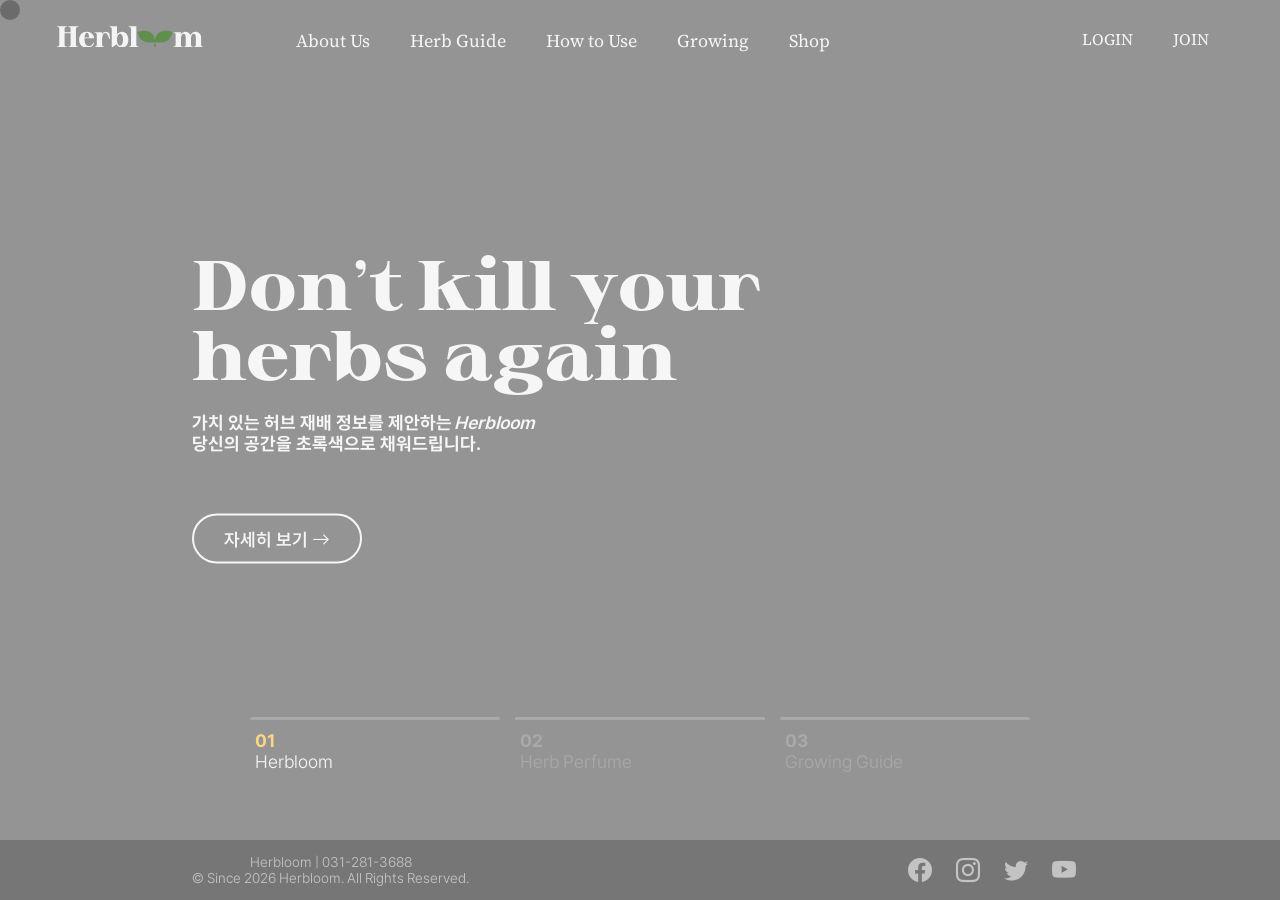
<file: index.html>
<!DOCTYPE html>
<html lang="ko">
<head>
  <meta charset="UTF-8">
  <meta name="viewport" content="width=device-width, initial-scale=1.0">
  <title>Herbloom</title>
  <link rel="icon" href="imgs/favicon.ico">
  <link rel="stylesheet" href="css/reset.css">
  <link rel="stylesheet" href="css/common.css">
  <link rel="stylesheet" href="css/index.css">
  <script src="js/jquery-1.12.4.min.js"></script>
  <script src="js/index.js"></script>
  <script src="js/common.js"></script>
  <meta name="format-detection" content="telephone=no">
</head>
<body>
  <div class="in-cursor"></div>
  <video id="in-vid-01" src="video/in-vid-01.mp4" muted autoplay playsinline></video>
  <video id="in-vid-02" src="video/in-vid-02.mp4" muted autoplay playsinline></video>
  <video id="in-vid-03" src="video/in-vid-03.mp4" muted autoplay playsinline></video>
  <div class="in-vid-dark"></div>


  <header>
    <nav>
      <a href="index.html" class="logo"></a>
      
      <a href="" class="nav-bar">
        <span></span>
        <span></span>
      </a>

      <ul class="main-menu">
        <li>
          <a href="">About Us</a>
          <ul class="sub-menu">
            <li><a href="about.html">Herbloom</a></li>
            <li><a href="">Service</a></li>
            <li><a href="">Location</a></li>
          </ul>
        </li>
        <li>
          <a href="">Herb Guide</a>
          <ul class="sub-menu">
            <li><a href="">허브 소개</a></li>
            <li><a href="">효능과 활용</a></li>
          </ul>
        </li>
        <li>
          <a href="">How to Use</a>
          <ul class="sub-menu">
            <li><a href="perfume.html">향수</a></li>
            <li><a href="">요리 / 레시피</a></li>
            <li><a href="">허브티</a></li>
            <li><a href="">피부 / 뷰티</a></li>
          </ul>
        </li>
        <li>
          <a href="">Growing</a>
          <ul class="sub-menu">
            <li><a href="growing.html">재배 방법</a></li>
            <li><a href="">병충해 관리</a></li>
            <li><a href="">수확 / 관리</a></li>
          </ul>
        </li>
        <li><a href="">Shop</a></li>
      </ul>

      <ul class="user-menu">
        <li><a href="">LOGIN</a></li>
        <li><a href="">JOIN</a></li>
      </ul>
    </nav>
  </header>

  <div class="in-main-bn">
    <div class="in-bn-cts active" id="in-bn-cts1">
      <h1>Don't kill your<br>herbs again</h1>
      <p>가치 있는 허브 재배 정보를 제안하는 <span>Herbloom</span><br>당신의 공간을 초록색으로 채워드립니다.</p>
      <a href="about.html">자세히 보기 <i class="bi bi-arrow-right"></i></a>
    </div>

    <div class="in-bn-cts" id="in-bn-cts2">
      <h1>Scent from the<br>hidden garden</h1>
      <p>갓 딴 허브의 싱그러움을 병에 담았습니다.<br>인위적이지 않은 자연 그대로의 잔향을 경험해보세요.</p>
      <a href="perfume.html">자세히 보기 <i class="bi bi-arrow-right"></i></a>
    </div>

    <div class="in-bn-cts" id="in-bn-cts3">
      <h1>Your first step<br>to Green Life</h1>
      <p>씨앗부터 수확까지, 실패 없는 허브 재배의 모든 것.<br>허블룸이 당신의 다정한 가드닝 파트너가 됩니다.</p>
      <a href="growing.html">자세히 보기 <i class="bi bi-arrow-right"></i></a>
    </div>

    <div class="in-progress-bar">
      <div class="in-bar-container">
        <div class="in-time-bar" id="in-bar1"></div>
        <div class="in-bar-cts" id="in-cts1">
          <p><span>01</span><br>Herbloom</p>
        </div>
      </div>
      <div class="in-bar-container">
        <div class="in-time-bar" id="in-bar2"></div>
        <div class="in-bar-cts" id="in-cts2">
          <p><span>02</span><br>Herb Perfume</p>
        </div>
      </div>
      <div class="in-bar-container">
        <div class="in-time-bar" id="in-bar3"></div>
        <div class="in-bar-cts" id="in-cts3">
          <p><span>03</span><br>Growing Guide</p>
        </div>
      </div>
    </div>
  </div>

  
  <footer>
    <p>Herbloom | 031-281-3688<br>
      © Since 2026 Herbloom. All Rights Reserved.</p>
    <ul class="in-ft-sns">
      <li><i class="bi bi-facebook"></i></li>
      <li><i class="bi bi-instagram"></i></li>
      <li><i class="bi bi-twitter"></i></li>
      <li><i class="bi bi-youtube"></i></li>
    </ul>
  </footer>
</body>
</html>
</file>
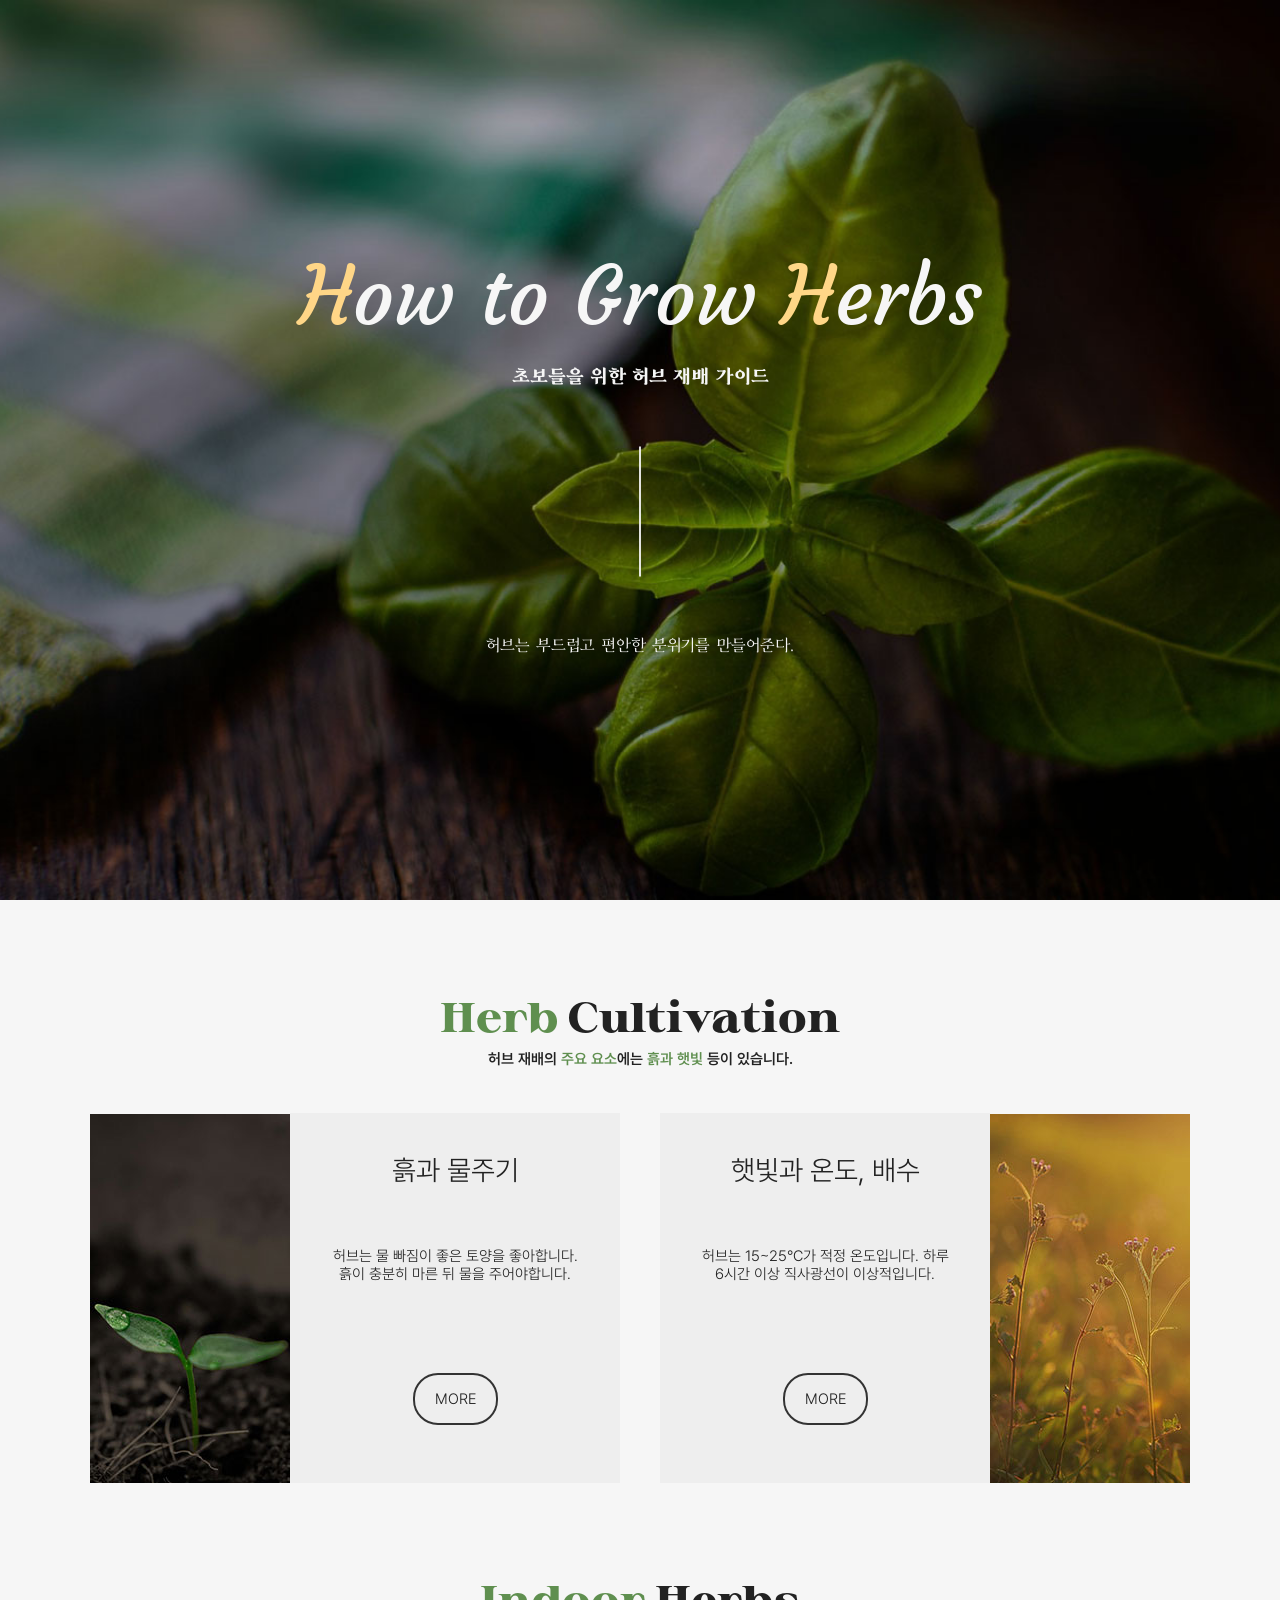
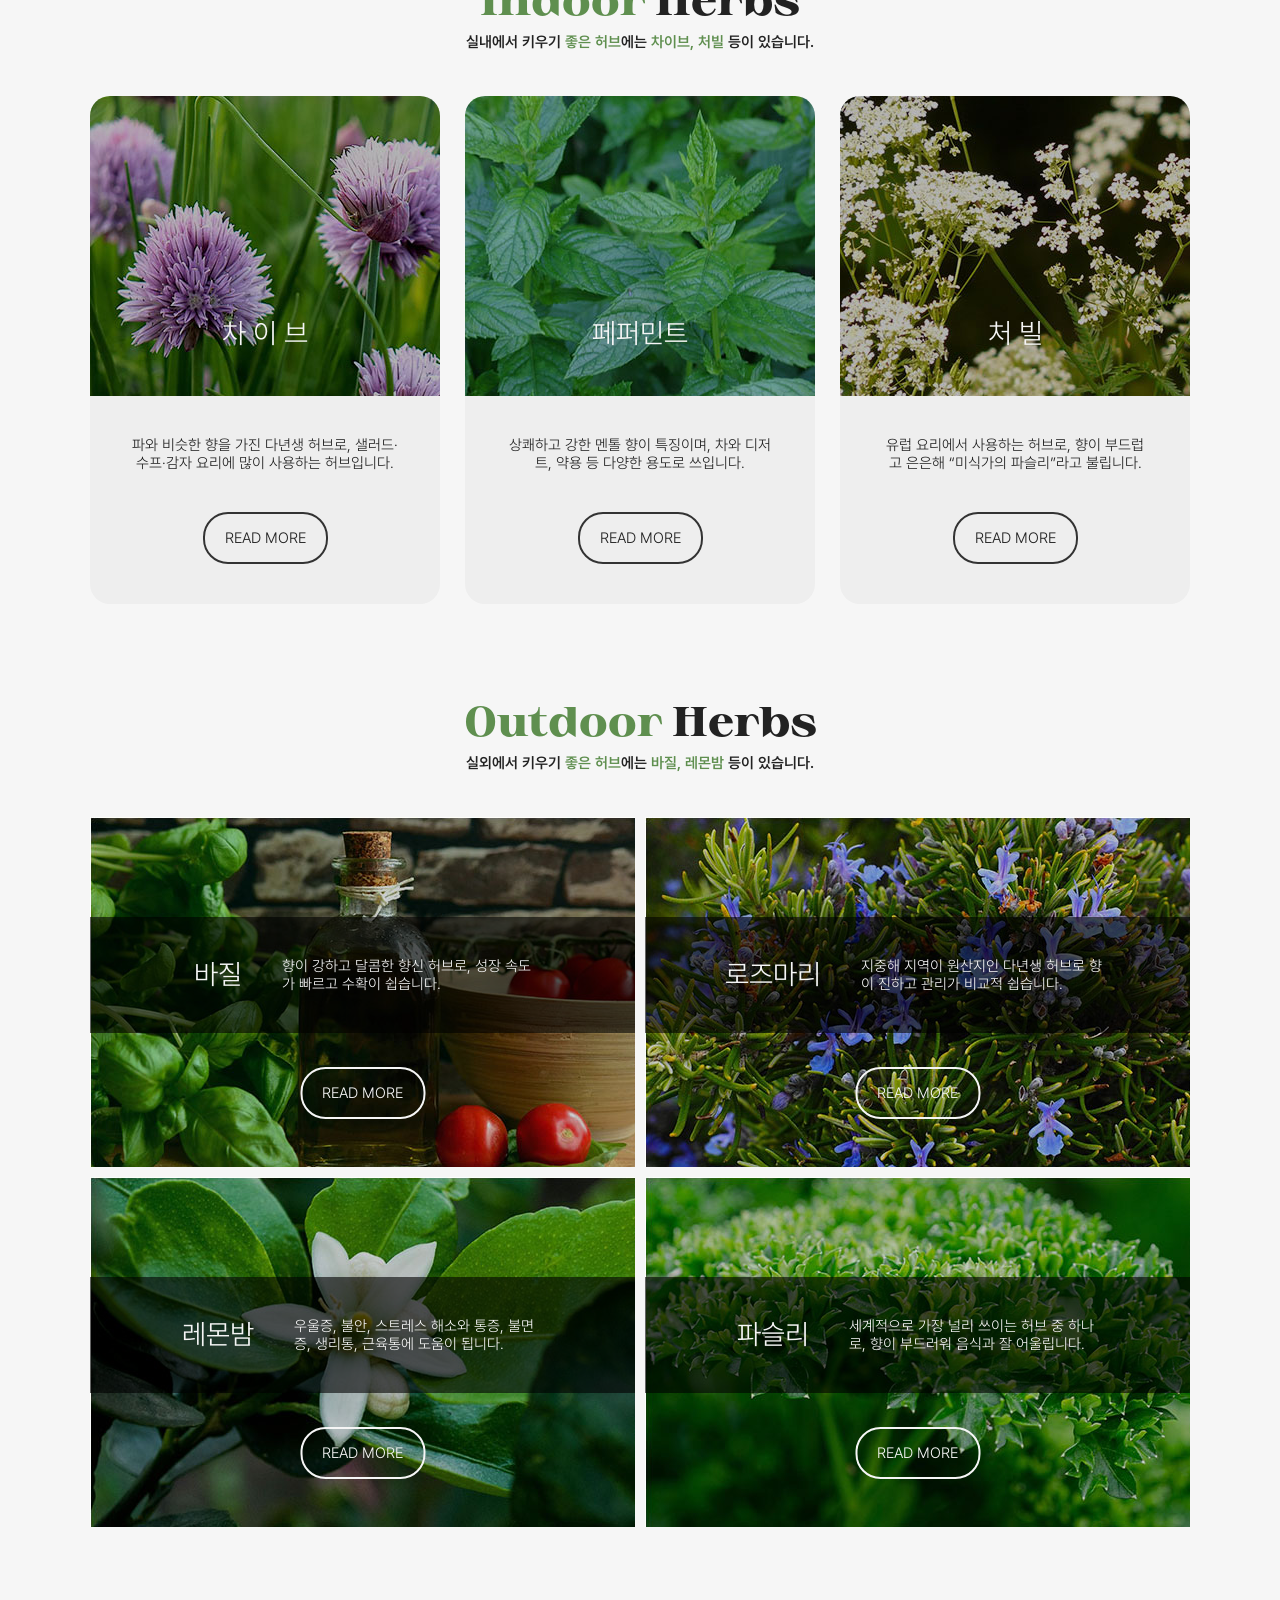
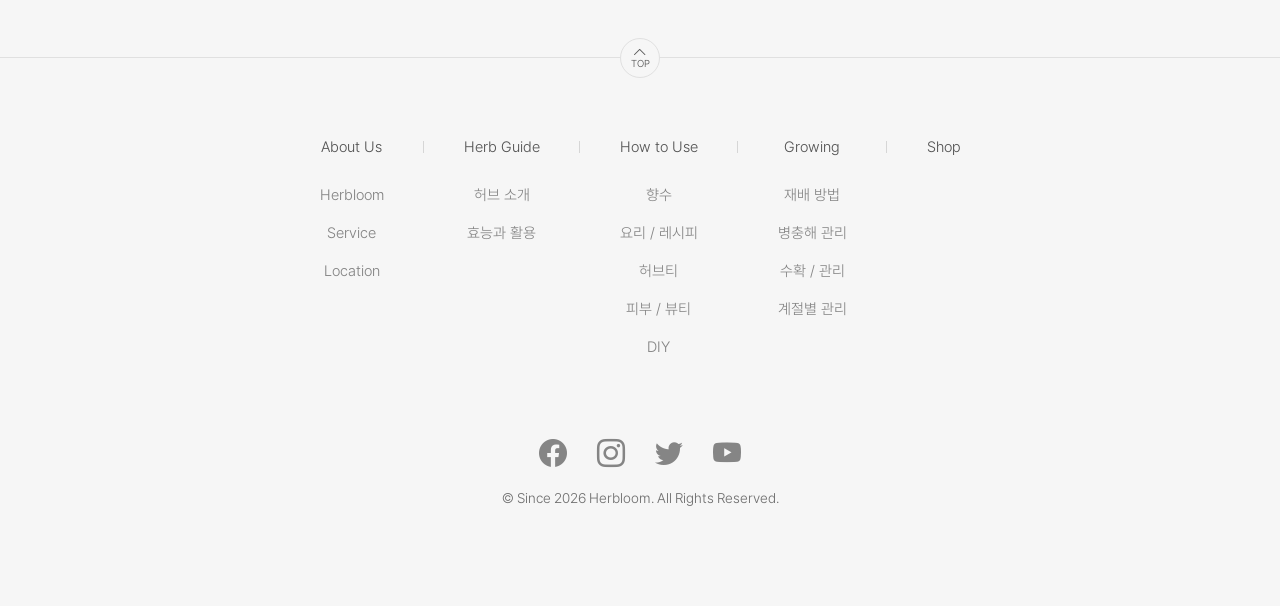
<file: growing.html>
<!DOCTYPE html>
<html lang="ko">
<head>
  <meta charset="UTF-8">
  <title>허브 재배 가이드</title>
  <link rel="icon" href="imgs/favicon.ico">
  <link rel="stylesheet" href="css/reset.css">
  <link rel="stylesheet" href="css/common.css">
  <script src="js/jquery-1.12.4.min.js"></script>
  <script src="js/common.js"></script>

</head>
<body>
  <header>
    <nav>
      <a href="index.html" class="logo"></a>
      
      <a href="" class="nav-bar">
        <span></span>
        <span></span>
      </a>

      <ul class="main-menu">
        <li>
          <a href="">About Us</a>
          <ul class="sub-menu">
            <li><a href="about.html">Herbloom</a></li>
            <li><a href="">Service</a></li>
            <li><a href="">Location</a></li>
          </ul>
        </li>
        <li>
          <a href="">Herb Guide</a>
          <ul class="sub-menu">
            <li><a href="">허브 소개</a></li>
            <li><a href="">효능과 활용</a></li>
          </ul>
        </li>
        <li>
          <a href="">How to Use</a>
          <ul class="sub-menu">
            <li><a href="perfume.html">향수</a></li>
            <li><a href="">요리 / 레시피</a></li>
            <li><a href="">허브티</a></li>
            <li><a href="">피부 / 뷰티</a></li>
          </ul>
        </li>
        <li>
          <a href="">Growing</a>
          <ul class="sub-menu">
            <li><a href="growing.html">재배 방법</a></li>
            <li><a href="">병충해 관리</a></li>
            <li><a href="">수확 / 관리</a></li>
          </ul>
        </li>
        <li><a href="">Shop</a></li>
      </ul>

      <ul class="user-menu">
        <li><a href="">LOGIN</a></li>
        <li><a href="">JOIN</a></li>
      </ul>
    </nav>
  </header>
  
  
	<link rel="stylesheet" href="css/growing.css">
  
  
	<div class="bn gr-bn-bg">
    <div class="bn-cts">
      <h2><span>H</span>ow to Grow <span>H</span>erbs</h2>
      <p>초보들을 위한 허브 재배 가이드</p>
      <img src="imgs/growing/bn-line.png" alt="구분선">
      <p>허브는 부드럽고 편안한 분위기를 만들어준다.</p>
    </div>
  </div>


	<section>
		<div class="sub-title">
			<h3><span>Herb</span> Cultivation</h3>
			<p>허브 재배의 <span>주요 요소</span>에는 <span>흙과 햇빛</span> 등이 있습니다.</p>
		</div>
		
		<div class="gr-hc-wrap">

			<div>
				<div class="gr-hc-bg gr-hc-bg1"></div>
				<div class="gr-hc-cts">
					<h4>흙과 물주기</h4>
					<p>허브는 물 빠짐이 좋은 토양을 좋아합니다. 흙이 충분히 마른 뒤 물을 주어야합니다.</p>
					<a href="#" class="gr-btn">MORE</a>
				</div>
			</div>
			
			<div class="gr-hc-reverse">
				<div class="gr-hc-bg gr-hc-bg2"></div>
				<div class="gr-hc-cts">
					<h4>햇빛과 온도, 배수</h4>
					<p>허브는 15~25°C가 적정 온도입니다. 하루 6시간 이상 직사광선이 이상적입니다.</p>
					<a href="#" class="gr-btn">MORE</a>
				</div>
			</div>

		</div>


  <!-- INDOOR -->
  <div class="sub-title">
    <h3><span>Indoor</span> Herbs</h3>
    <p>실내에서 키우기 <span>좋은 허브</span>에는 <span>차이브, 처빌</span> 등이 있습니다.</p>
  </div>
  
  <div class="gr-ih-wrap">
    <div>
      <div class="gr-ih-bg gr-ih-bg1">
        <h4>차 이 브</h4>
      </div>
      <div class="gr-ih-cts">
        <p>파와 비슷한 향을 가진 다년생 허브로, 샐러드·수프·감자 요리에 많이 사용하는 허브입니다.</p>
        <a href="#" class="gr-btn">READ MORE</a>
      </div>
    </div>

    <div>
      <div class="gr-ih-bg gr-ih-bg2">
        <h4>페퍼민트</h4>
      </div>
      <div class="gr-ih-cts">
        <p>상쾌하고 강한 멘톨 향이 특징이며, 차와 디저트, 약용 등 다양한 용도로 쓰입니다.</p>
        <a href="#" class="gr-btn">READ MORE</a>
      </div>
    </div>

    <div>
      <div class="gr-ih-bg gr-ih-bg3">
        <h4>처 빌</h4>
      </div>
      <div class="gr-ih-cts">
        <p>유럽 요리에서 사용하는 허브로, 향이 부드럽고 은은해 “미식가의 파슬리”라고 불립니다.</p>
        <a href="#" class="gr-btn">READ MORE</a>
      </div>
    </div>
  </div>


<!-- OUTDOOR -->
  <div class="sub-title">
    <h3><span>Outdoor</span> Herbs</h3>
    <p>실외에서 키우기 <span>좋은 허브</span>에는 <span>바질, 레몬밤</span> 등이 있습니다.</p>
  </div>

  <div class="gr-oh-wrap">
    <div class="gr-oh-bg1">
      <div class="gr-oh-item">
        <h4>바질</h4>
        <p>향이 강하고 달콤한 향신 허브로, 성장 속도가 빠르고 수확이 쉽습니다.</p>
        <a href="#" class="gr-btn gr-oh-btn">READ MORE</a>
      </div>
    </div>

    <div class="gr-oh-bg2">
      <div class="gr-oh-item">
        <h4>로즈마리</h4>
        <p>지중해 지역이 원산지인 다년생 허브로 향이 진하고 관리가 비교적 쉽습니다.</p>
        <a href="#" class="gr-btn gr-oh-btn">READ MORE</a>
      </div>
    </div>

    <div class="gr-oh-bg3">
      <div class="gr-oh-item">
        <h4>레몬밤</h4>
        <p> 우울증, 불안, 스트레스 해소와  통증, 불면증, 생리통, 근육통에 도움이 됩니다.</p>
        <a href="#" class="gr-btn gr-oh-btn">READ MORE</a>
      </div>
    </div>

    <div class="gr-oh-bg4">
      <div class="gr-oh-item">
        <h4>파슬리</h4>
        <p>세계적으로 가장 널리 쓰이는 허브 중 하나로, 향이 부드러워 음식과 잘 어울립니다.</p>
        <a href="#" class="gr-btn gr-oh-btn">READ MORE</a>
      </div>
    </div>
  </div>

  
</section>

  <footer>
      <a href="" class="ft-top-btn"><i class="bi bi-chevron-up"></i><div>TOP</div></a>

      <div class="ft-wrap">
          <ul>
              <li class="ft-title">About Us</li>
              <li><a href="about.html">Herbloom</a></li>
              <li><a href="">Service</a></li>
              <li><a href="">Location</a></li>
          </ul>
          <ul>
              <li class="ft-title">Herb Guide</li>
              <li><a href="">허브 소개</a></li>
              <li><a href="">효능과 활용</a></li>
          </ul>
          <ul>
              <li class="ft-title">How to Use</li>
              <li><a href="perfume.html">향수</a></li>
              <li><a href="">요리 / 레시피</a></li>
              <li><a href="">허브티</a></li>
              <li><a href="">피부 / 뷰티</a></li>
              <li><a href="">DIY</a></li>
          </ul>
          <ul>
              <li class="ft-title">Growing</li>
              <li><a href="growing.html">재배 방법</a></li>
              <li><a href="">병충해 관리</a></li>
              <li><a href="">수확 / 관리</a></li>
              <li><a href="">계절별 관리</a></li>
          </ul>
          <ul><li class="ft-title">Shop</li></ul>
      </div>
      
      <ul class="ft-sns">
          <li><a href=""><i class="bi bi-facebook"></i></a></li>
          <li><a href=""><i class="bi bi-instagram"></i></a></li>
          <li><a href=""><i class="bi bi-twitter"></i></a></li>
          <li><a href=""><i class="bi bi-youtube"></i></a></li>
      </ul>

      <p>© Since 2026 Herbloom. All Rights Reserved.</p>
  </footer>
</body>
</html>
</file>
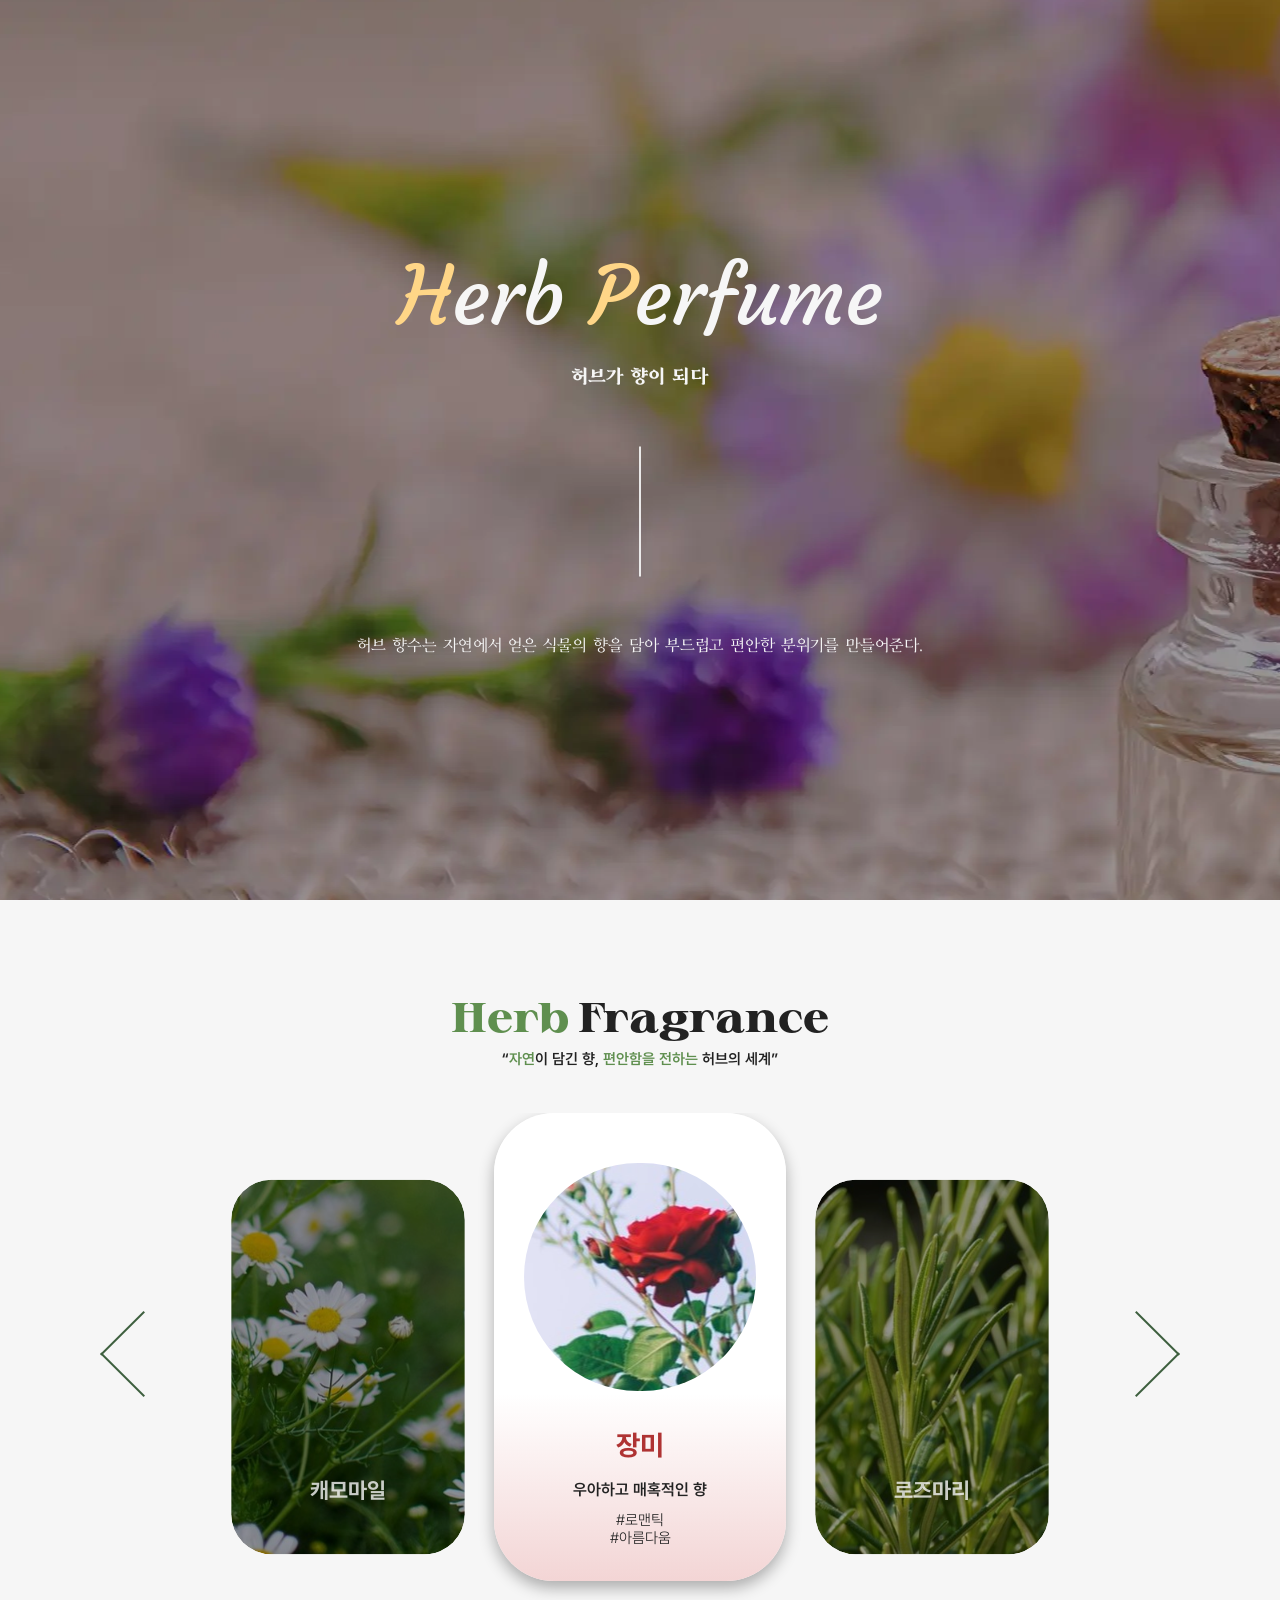
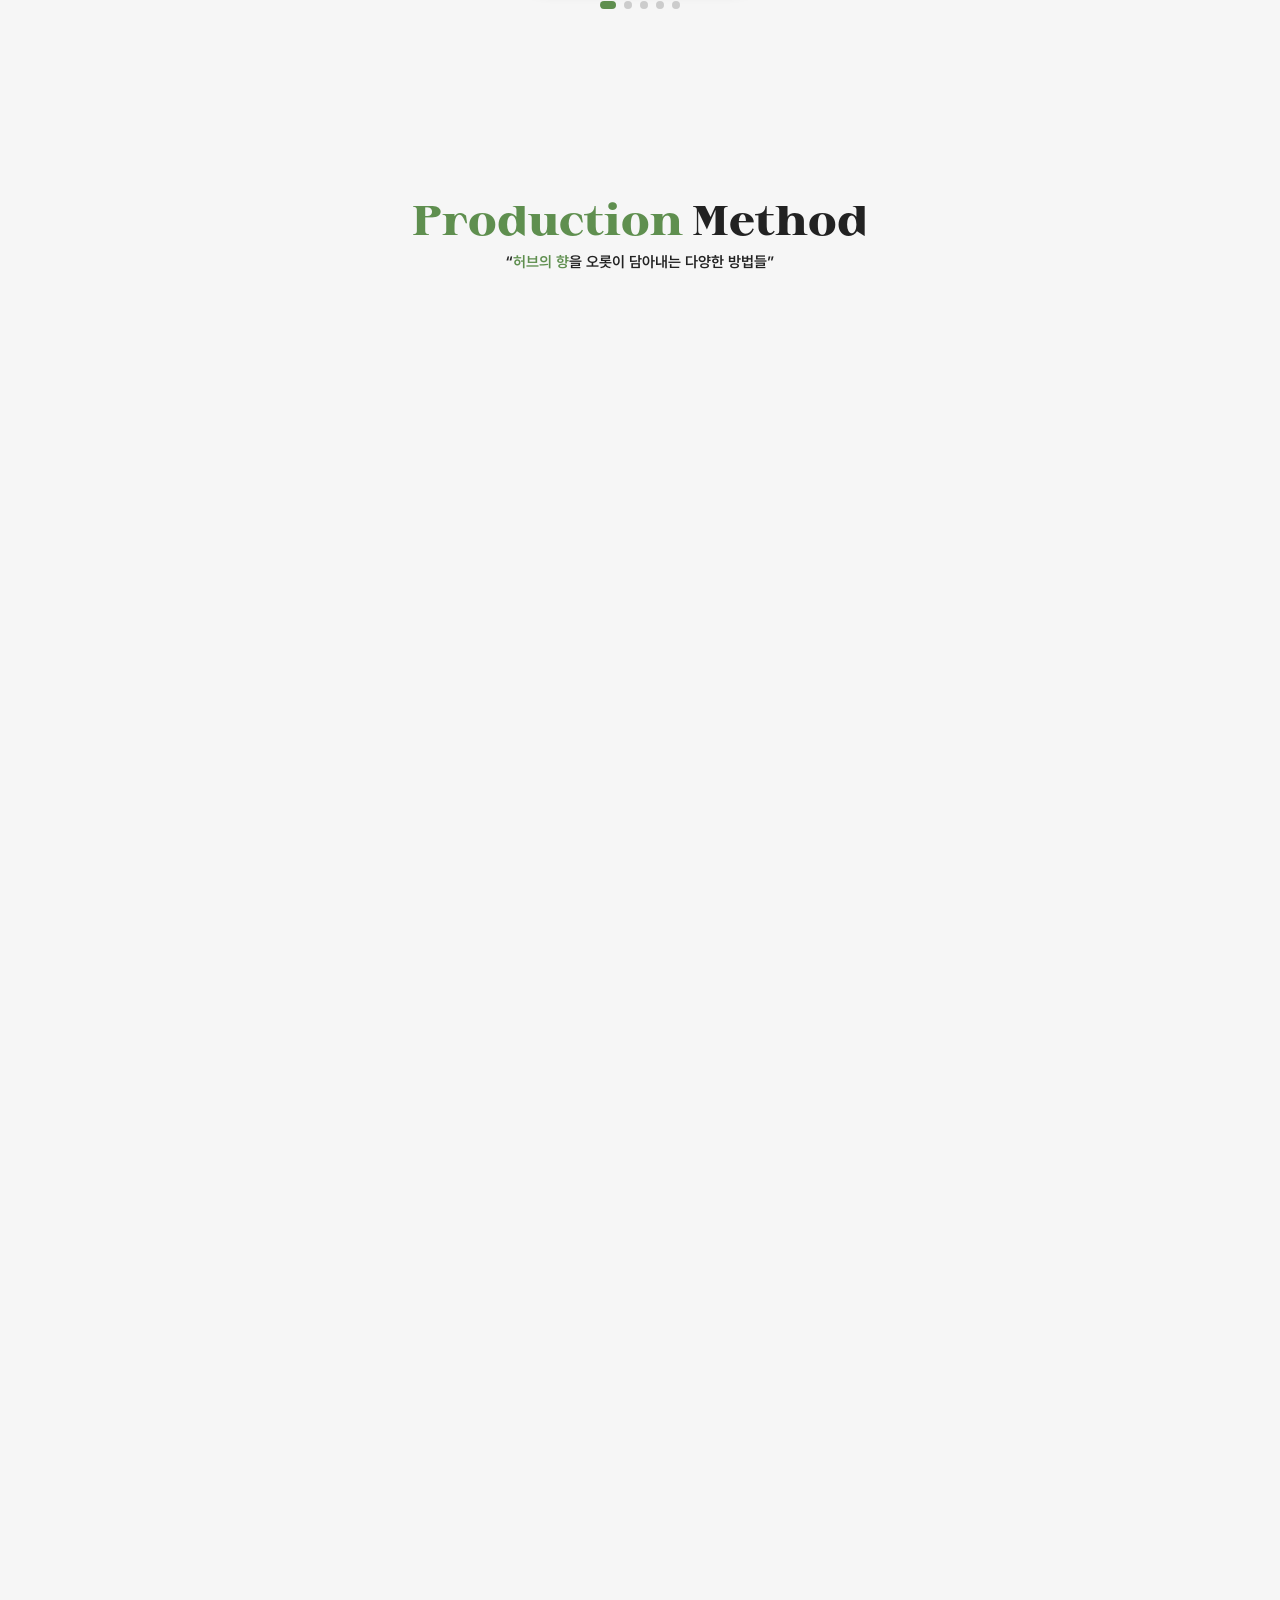
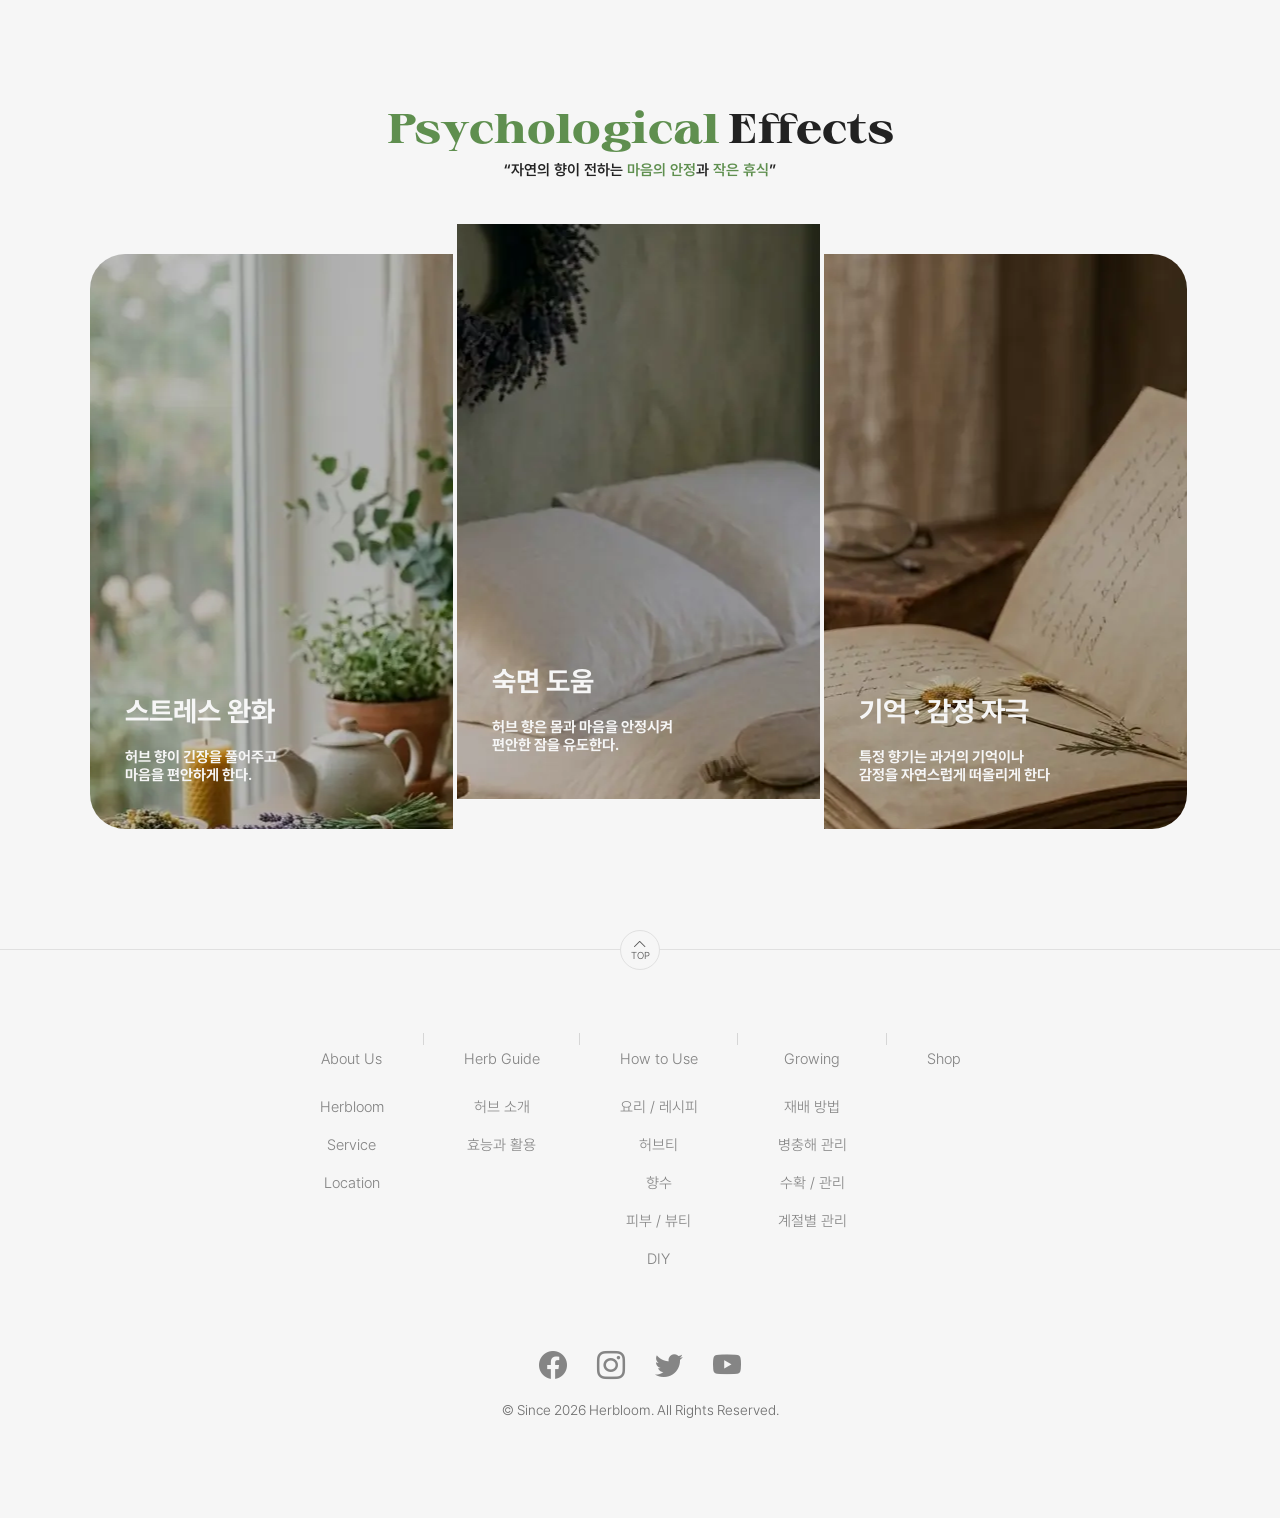
<file: perfume.html>
<!DOCTYPE html>
<html lang="ko">
<head>
  <meta charset="UTF-8">
  <meta name="viewport" content="width=device-width, initial-scale=1.0">
  <link rel="icon" href="imgs/favicon.ico">
  <link rel="stylesheet" href="css/reset.css">
  <link rel="stylesheet" href="css/common.css">
  <link rel="stylesheet" href="css/perfume.css">
  <script src="js/jquery-1.12.4.min.js"></script>
  <script src="js/common.js"></script>
  <script src="js/perfume.js"></script>
  <link rel="stylesheet" href="https://cdn.jsdelivr.net/npm/swiper@11/swiper-bundle.min.css">
  <script src="https://cdn.jsdelivr.net/npm/swiper@11/swiper-bundle.min.js"></script>
  <title>Herbloom</title>
</head>
<body>

  <header>
    <nav>
      <a href="index.html" class="logo"></a>
      
      <a href="" class="nav-bar">
        <span></span>
        <span></span>
      </a>

      <ul class="main-menu">
        <li>
          <a href="">About Us</a>
          <ul class="sub-menu">
            <li><a href="about.html">Herbloom</a></li>
            <li><a href="">Service</a></li>
            <li><a href="">Location</a></li>
          </ul>
        </li>
        <li>
          <a href="">Herb Guide</a>
          <ul class="sub-menu">
            <li><a href="">허브 소개</a></li>
            <li><a href="">효능과 활용</a></li>
          </ul>
        </li>
        <li>
          <a href="">How to Use</a>
          <ul class="sub-menu">
            <li><a href="perfume.html">향수</a></li>
            <li><a href="">요리 / 레시피</a></li>
            <li><a href="">허브티</a></li>
            <li><a href="">피부 / 뷰티</a></li>
          </ul>
        </li>
        <li>
          <a href="">Growing</a>
          <ul class="sub-menu">
            <li><a href="growing.html">재배 방법</a></li>
            <li><a href="">병충해 관리</a></li>
            <li><a href="">수확 / 관리</a></li>
          </ul>
        </li>
        <li><a href="">Shop</a></li>
      </ul>

      <ul class="user-menu">
        <li><a href="">LOGIN</a></li>
        <li><a href="">JOIN</a></li>
      </ul>
    </nav>
  </header>


  <div class="bn pf-bn-bg">
    <div class="bn-cts">
      <h2><span>H</span>erb <span>P</span>erfume</h2>
      <p>허브가 향이 되다</p>
      <img src="imgs/perfume/bn-line.png" alt="">
      <p>허브 향수는 자연에서 얻은 식물의 향을 담아 부드럽고 편안한 분위기를 만들어준다.</p>
    </div>
  </div>


  <section>
    <article>
      <div class="pf-hf-wrap">
        <div class="sub-title">
          <h3><span>Herb</span> Fragrance</h3>
          <p>“<span>자연</span>이 담긴 향, <span>편안함을 전하는</span> 허브의 세계”</p>
        </div>

        <div class="pf-hf-list swiper">
          <ul class="swiper-wrapper">
            <li class="swiper-slide">
              <div class="pf-hf-bg pf-hf-bg-01"></div>
              <div class="pf-hf-front pf-hf-front-01">
                <div class="pf-hf-cts">
                  <h4>장미</h4>
                  <p>우아하고 매혹적인 향</p>
                  <p>#로맨틱<br>#아름다움</p>
                </div>
              </div>
              <div class="pf-hf-back">
                <h4>장미</h4>
              </div>
            </li>

            <li class="swiper-slide">
              <div class="pf-hf-bg pf-hf-bg-02"></div>
              <div class="pf-hf-front pf-hf-front-02">
                <div class="pf-hf-cts">
                  <h4>로즈마리</h4>
                  <p>맑고 산뜻한 허브 향</p>
                  <p>#기분전환<br>#활력</p>
                </div>
              </div>
              <div class="pf-hf-back">
                <h4>로즈마리</h4>
              </div>
            </li>

            <li class="swiper-slide">
              <div class="pf-hf-bg pf-hf-bg-03"></div>
              <div class="pf-hf-front pf-hf-front-03">
                <div class="pf-hf-cts">
                  <h4>라벤더</h4>
                  <p>부드럽고 은은한 플로럴 향</p>
                  <p>#마음 안정<br>#편안한 느낌</p>
                </div>
              </div>
              <div class="pf-hf-back">
                <h4>라벤더</h4>
              </div>
            </li>

            <li class="swiper-slide">
              <div class="pf-hf-bg pf-hf-bg-04"></div>
              <div class="pf-hf-front pf-hf-front-04">
                <div class="pf-hf-cts">
                  <h4>페퍼민트</h4>
                  <p>강하고 시원한 허브 향</p>
                  <p>#집중력<br>#쿨링</p>
                </div>
              </div>
              <div class="pf-hf-back">
                <h4>페퍼민트</h4>
              </div>
            </li>

            <li class="swiper-slide">
              <div class="pf-hf-bg pf-hf-bg-05"></div>
              <div class="pf-hf-front pf-hf-front-05">
                <div class="pf-hf-cts">
                  <h4>캐모마일</h4>
                  <p>따뜻하고 달콤한 꽃 향</p>
                  <p>#힐링<br>#편안한밤</p>
                </div>
              </div>
              <div class="pf-hf-back">
                <h4>캐모마일</h4>
              </div>
            </li>
          </ul>
        </div>
        <div class="swiper-pagination"></div>
        <div class="swiper-button-prev"></div>
        <div class="swiper-button-next"></div>
      </div>
    </article>

    <article>
      <div class="pf-pm-wrap">
        <div class="sub-title">
          <h3><span>Production</span> Method</h3>
          <p>“<span>허브의 향</span>을 오롯이 담아내는 다양한 방법들”</p>
        </div>

        <div class="pf-pm-list">
          <div class="pf-pm-card">
            <div class="pf-pm-cts">
              <div>증기 증류</div>
              <h4>Steam Distillation</h4>
              <p>허브에 뜨거운 수증기를 통과시켜 향기 성분을 분리하고
                식혀 에센셜 오일을 추출하는 방법</p>
              <a href="">자세히 보기 <i class="bi bi-arrow-right"></i></a>
              <div></div>
            </div>
            <div class="pf-pm-bg pf-pm-bg-01"></div>
          </div>
          <div class="pf-pm-Rcard">
            <div class="pf-pm-cts">
              <div>용매 추출</div>
              <h4>Solvent Extraction</h4>
              <p>허브나 꽃에 용매를 사용해 향기 성분을 녹여낸 뒤
                용매를 제거하여 향을 추출하는 방법</p>
              <a href="">자세히 보기 <i class="bi bi-arrow-right"></i></a>
              <div></div>
            </div>
            <div class="pf-pm-bg pf-pm-bg-02"></div>
          </div>
          <div class="pf-pm-card">
            <div class="pf-pm-cts">
              <div>인퓨전</div>
              <h4>Infusion</h4>
              <p>허브를 오일이나 알코올에 일정 시간 담가
                향기 성분이 자연스럽게 우러나도록 하는 방법</p>
              <a href="">자세히 보기 <i class="bi bi-arrow-right"></i></a>
              <div></div>
            </div>
            <div class="pf-pm-bg pf-pm-bg-03"></div>
          </div>
        </div>
      </div>
    </article>

    <article>
      <div class="pf-pe-wrap">
        <div class="sub-title">
          <h3><span>Psychological</span> Effects</h3>
          <p>“자연의 향이 전하는 <span>마음의 안정</span>과 <span>작은 휴식</span>”</p>
        </div>

        <div class="pf-pe-list">
          <div class="pf-pe-card">
            <div class="pf-pe-cts">
              <h4>스트레스 완화</h4>
              <p>허브 향이 긴장을 풀어주고<br>
                마음을 편안하게 한다.</p>
            </div>
            <div class="pf-pe-bg pf-pe-bg-01"></div>
          </div>
          <div class="pf-pe-card">
            <div class="pf-pe-cts">
              <h4>숙면 도움</h4>
              <p>허브 향은 몸과 마음을 안정시켜<br>
                편안한 잠을 유도한다.</p>
            </div>
            <div class="pf-pe-bg pf-pe-bg-02"></div>
          </div>
          <div class="pf-pe-card">
            <div class="pf-pe-cts">
              <h4>기억 · 감정 자극</h4>
              <p>특정 향기는 과거의 기억이나<br>
                감정을 자연스럽게 떠올리게 한다</p>
            </div>
            <div class="pf-pe-bg pf-pe-bg-03"></div>
          </div>
        </div>
      </div>
    </article>
  </section>


  <footer>
    <a href="" class="ft-top-btn"><i class="bi bi-chevron-up"></i><div>TOP</div></a>

    <div class="ft-wrap">
      <ul>
        <li class="ft-title"><a href="">About Us</a></li>
        <li><a href="about.html">Herbloom</a></li>
        <li><a href="">Service</a></li>
        <li><a href="">Location</a></li>
      </ul>
      <ul>
        <li class="ft-title"><a href="">Herb Guide</a></li>
        <li><a href="">허브 소개</a></li>
        <li><a href="">효능과 활용</a></li>
      </ul>
      <ul>
        <li class="ft-title"><a href="">How to Use</a></li>
        <li><a href="">요리 / 레시피</a></li>
        <li><a href="">허브티</a></li>
        <li><a href="perfume.html">향수</a></li>
        <li><a href="">피부 / 뷰티</a></li>
        <li><a href="">DIY</a></li>
      </ul>
      <ul>
        <li class="ft-title"><a href="">Growing</a></li>
        <li><a href="growing.html">재배 방법</a></li>
        <li><a href="">병충해 관리</a></li>
        <li><a href="">수확 / 관리</a></li>
        <li><a href="">계절별 관리</a></li>
      </ul>
      <ul>
        <li class="ft-title"><a href="">Shop</a></li>
      </ul>
    </div>
    
    <ul class="ft-sns">
      <li><a href=""><i class="bi bi-facebook"></i></a></li>
      <li><a href=""><i class="bi bi-instagram"></i></a></li>
      <li><a href=""><i class="bi bi-twitter"></i></a></li>
      <li><a href=""><i class="bi bi-youtube"></i></a></li>
    </ul>

    <p>© Since 2026 Herbloom. All Rights Reserved.</p>
  </footer>


</body>
</html>
</file>
<file: css/common.css>
@charset "utf-8";


/* nav =============== */
header {
  position: fixed;
  width: 100%; height: 70px;
  background: #151515;
  transition: transform 0.3s ease; /* nav motion */
  z-index: 1000;
}
header.nav-hide {transform: translateY(-100%);} /* nav motion */
nav {
  display: flex;
  height: 100%;
  padding: 0 4%;
}
.logo {
  display: flex;
  width: 160px; height: 25px;
  margin-top: 22px;
  background: url('../imgs/Logo.svg');
  background-size: cover;
}
.nav-bar { display: none; }
.main-menu a, .user-menu a {
  color: #f6f6f6;
  font-family: "Source Serif 4", serif;
  font-size: 18px;
  transition: 0.3s;
}
 .user-menu a { font-size: 16px; }


/* FHD ~ HD */
@media screen and (min-width: 1150px) {
  .main-menu, .user-menu { display: flex; }
  .main-menu { margin-left: 5.5%; }
  .user-menu { margin-left: auto;}
  .main-menu > li, .user-menu li { padding: 28px 20px 0; }
  .main-menu > li { position: relative; }
  .main-menu a:hover, .user-menu a:hover { color: #ffd687; }

  /* sub-menu ============== */
  .sub-menu {
    display: none;
    position: absolute; left: 50%;
    width: 130px; margin-top: 25px; padding: 10px 0;
    text-align: center;
    background: #f6f6f6; border-radius: 10px;
    transform: translateX(-50%);
  }
  .sub-menu a {
    margin: 20px 0;
    color: #151515;
    font-family: 'Pretendard-Light', sans-serif; font-size: 16px;
  }
  .sub-menu li:hover a { color: #8b5a2b; }



	/* footer ============== */
	footer {
		position: relative; margin-top: 120px; padding: 50px 0 100px;
		text-align: center; border-top: 1px solid #e0e0e0;
	}


	.ft-top-btn { 
		position: absolute; left: 50%; top: -20px;
		width: 40px; height: 40px; padding-top: 4px; color: #555;
		background: #f6f6f6; border: 1px solid #e0e0e0; border-radius: 50%;
		transform: translateX(-50%); transition: all 0.2s ease;
	}
	.ft-top-btn:hover { color: #f6f6f6; background: #555; }
	.ft-top-btn i { font-size: 14px; }
	.ft-top-btn div { font-size: 10px; line-height: 5px; }


	.ft-wrap { display: flex; justify-content: center; }
	.ft-title { color: #555; margin: 30px 0 10px; }
	.ft-wrap li { position: relative;  padding: 0 40px;  }
	.ft-wrap li a {
	position: relative; display: inline-block;  padding-top: 20px;
	color: #858585; 
	}
	.ft-wrap li:not(.ft-title) a::after {
		content: ""; position: absolute; left: 0; bottom: 2px;
		width: 0; height: 1px; background: #205991;
		transition: all 0.2s ease-in;
	}
	.ft-wrap li:not(.ft-title) a:hover::after { width: 100%; }
	.ft-wrap li:not(.ft-title) a:hover { color: #205991; }
	.ft-title::after {
		content: ""; position: absolute; right: 0; top: 3px;
		width: 1px; height: 12px; background: #d6d6d6;
	}
	.ft-title:last-child::after { content: ''; display: none; }


	.ft-sns { display: flex; justify-content: center; margin-top: 80px; }
	.ft-sns a { color: #858585; font-size: 28px; margin: 0 15px; }
	.ft-sns i { transition: 0.2s; }
	.ft-sns li:nth-child(1) a:hover i { color: #234390; }
	.ft-sns li:nth-child(2) a:hover i { color: #c941a5; }
	.ft-sns li:nth-child(3) a:hover i { color: #2b83cb; }
	.ft-sns li:nth-child(4) a:hover i { color: #ca1313; }


	footer p { margin-top: 20px; font-size: 14px; color: #707070; }
}


/* TB ~ SM */
@media screen and (max-width: 1149px) {
  /* nav =============== */
  .logo { 
    margin-top: 25px;
    width: 60px; height: 29px;
    background: url('../imgs/symbol.png');
    z-index: 999;
  }

  .user-menu { display: none; }

  .nav-bar {
    position: fixed;
    display: block;
    width: 30px; height: 30px;
    top: 30px; right: 5%;
    z-index: 666;
  }
  .nav-bar span {
    position: absolute;
    width: 100%; height: 3px;
    background: #f6f6f6;
    transition: 0.4s;
  }
  .nav-bar span:nth-child(2) { top: 15px; }

  .nav-bar.move-bar span:nth-child(1) {
    transform: translateY(7.5px) rotate(30deg);
  }
  .nav-bar.move-bar span:nth-child(2) {
    transform: translateY(-7.5px) rotate(-30deg);
  }
  

  /* trigger */
  .main-menu {
    position: fixed;
    display: flex; 
    top: -100%; left: 0;
    width: 100%; height: 100vh;
    padding: 30px;
    gap: 10px;
    background: rgba(0,0,0,0.8);
    backdrop-filter: blur(6px);
    flex-direction: column;
    justify-content: center;
    z-index: 555;
    opacity: 0;
    visibility: hidden;
    transition: all 0.5s ease-in-out;
  }
  .main-menu.open {
    opacity: 1;
    visibility: visible;
    transform: translateY(100%);
  }
  .main-menu.open > li > a { 
    margin: 15px 0 10px 10px;
    font-size: 24px;
  }


  .user-menu.open {
    position: fixed;
    display: flex;
    bottom: 50px; right: 50px;
    z-index: 999;
  }
  .user-menu.open a { 
    margin-right: 20px; 
    color: rgba(246,246,246,0.6);
  }
  .user-menu.open a:hover {
    color: rgba(246,246,246,0.9);
  }
  
  .sub-menu {
    position: relative;
    display: flex;
    flex-wrap: wrap;
    width: 93%;
    gap: 10px;
    padding: 5px 0 20px 0;
  }
  .sub-menu a {
    padding: 5px 10px;
    font-size: 17px;
    font-family: 'Pretendard-Light', sans-serif;
    color: rgba(246,246,246,0.6);
    transition: 0.3s;
  }
  .sub-menu a:hover { color: #f6f6f6; }
  .sub-menu::after {
    content: '';
    position: absolute;
    left: 0; bottom: 0;
    width: 100%; height: 1px;
    background: rgba(246,246,246,0.2);
  }



	/* footer ============== */
    footer {
		position: relative; margin-top: 100px; padding: 40px 20px;
		border-top: 1px solid #e0e0e0;
    }


    .ft-top-btn {
		position: absolute; left: 50%; top: -20px;
		width: 40px; height: 40px; padding-top: 3px; color: #757575; text-align: center;
		border: 1px solid #e0e0e0; border-radius: 50%; background: #f6f6f6;
		transform: translateX(-50%); transition: all 0.2s ease-in;
    }
    .ft-top-btn:hover { color: #f6f6f6; background: #555; }
    .ft-top-btn i { font-size: 12px;}
    .ft-top-btn div { font-size: 10px; line-height: 5px; }


    .ft-wrap > ul { border-bottom: 1px solid #e0e0e0; }
    .ft-title { position: relative; padding: 10px 0; cursor: pointer; }
    .ft-wrap > ul:not(:last-child) .ft-title::after {
		content: ""; position: absolute; right: 15px; top: 50%;
		width: 6px; height: 6px; border-right: 1.5px solid #333; border-bottom: 1.5px solid #333;
		transform: translateY(-50%) rotate(45deg); transition: all 0.2s ease-in;
    }
    .ft-wrap > ul li:not(.ft-title)  { height: 0; overflow: hidden; opacity: 0; transition: all 0.3s ease-in; }
    .ft-wrap > ul.active li:not(.ft-title) { height: 30px; padding-top: 8px; opacity: 1; line-height: 1; }
    .ft-wrap > ul.active .ft-title::after { transform: translateY(-50%) rotate(-135deg);}

    .ft-wrap li { position: relative;}
    .ft-wrap li:not(.ft-title) { padding-left: 20px; }
	.ft-wrap li a { color: #858585; }
    

    .ft-sns { display: flex; justify-content: center; }
    .ft-sns a { color: #858585; font-size: 28px; margin: 40px 15px 15px; }
    .ft-sns i { transition: 0.2s; }
    .ft-sns li:nth-child(1) a:hover i { color: #234390; }
    .ft-sns li:nth-child(2) a:hover i { color: #c941a5; }
    .ft-sns li:nth-child(3) a:hover i { color: #2b83cb; }
    .ft-sns li:nth-child(4) a:hover i { color: #ca1313; }
	
	
    footer p { font-size: 13px; color: #707070; text-align: center; }
}


/* SM */
@media screen and (max-width: 765px) { 
  .sub-menu a { padding: 0 5px; }
  .main-menu.open > li > a { margin: 15px 0 10px 5px; }
  .user-menu.open { bottom: 30px; right: 30px; }
}









/* banner, sub title, content title ============== */
.bn { 
  height: 100vh;
  color: #f6f6f6;
  text-align: center; 
}
.bn-cts {
	position: absolute;
  left: 50%; top: 50%;
	transform: translate(-50%, -50%);
}
h2 { font-family: 'Courgette', serif; }
h2 span { color: #ffd687; }
.bn p:nth-of-type(1) { font-family: 'MuseumClassicB', serif; }
.bn img {
  width: 2px; height: 130px;
  margin: 0 auto; 
}
.bn p:nth-of-type(2) { font-family: 'MuseumClassicL', serif; }


.sub-title { text-align: center; }
h3 { font-family: 'Sprat-RegularBold', sans-serif; }
h3 span, .sub-title p span { color: #5f8f4f; }
.sub-title p {
  margin-top: 15px;
  font-family: 'Pretendard-SemiBold', sans-serif;
}



/* FHD */
@media screen and (min-width:1600px) {

  .bn-cts { width: 900px; }
  h2 { font-size: 100px; }
  .bn p:nth-of-type(1) { padding: 20px 0 60px 0; font-size: 22px; }
  .bn p:nth-of-type(2) { padding-top: 60px; font-size: 18px; }

  section { width: 1550px; margin: 0 auto; }

  .sub-title { margin: 120px 0 60px; }
  h3 { font-size: 48px; }
  .sub-title p { font-size: 16px; }

  h4 { font-size: 34px; }

}



/* HD */
@media screen and (min-width:1150px) and (max-width: 1599px) {

  .bn-cts { width: 700px; }
  h2 { font-size: 80px; }
  .bn p:nth-of-type(1) { padding: 20px 0 60px 0; font-size: 18px; }
  .bn p:nth-of-type(2) { padding-top: 60px; font-size: 16px; }
  
  section { width: 1100px; margin: 0 auto; }

  .sub-title { margin: 90px 0 45px; }
  h3 { font-size: 42px; }
  .sub-title p { margin-top: 10px; }

  h4 { font-size: 28px; }

}



/* TB */
@media screen  and (min-width: 765px) and (max-width: 1149px) {

  .bn-cts { width: 600px; }
  h2 { padding-bottom: 40px; font-size: 62px; }
  .bn p:nth-of-type(1) { display: none; }
  .bn img { height: 110px; }
  .bn p:nth-of-type(2) { padding-top: 45px; }
  
  section { width: 750px; margin: 0 auto; }

  .sub-title { margin: 66px 0 33px; }
  h3 { font-size: 36px; }
  .sub-title p { margin-top: 8px; }

  h4 { font-size: 24px; }

}


/* SM */
@media screen and (max-width: 764px) {

  .bn-cts { width: 350px; }
  h2 { padding-bottom: 30px; font-size: 54px; line-height: 54px; }
  .bn p:nth-of-type(1) { display: none; }
  .bn img { height: 100px; }
  .bn p:nth-of-type(2) { padding-top: 30px; }
  
  section { width: 350px; margin: 0 auto; }

  .sub-title { margin: 44px 0 22px; }
  h3 { font-size: 30px; }
  .sub-title p { margin-top: 5px; }

  h4 { font-family: 'Pretendard-SemiBold'; font-size: 20px; }

}
</file>
<file: css/index.css>
body {
  cursor: none;
  overflow: hidden;
}
.in-cursor {
  position: fixed;
  width: 20px; height: 20px;
  top: 0; left: 0;
  background-color: #fff; 
  border-radius: 50%;
  pointer-events: none; /* 커서가 요소를 클릭하는 걸 방해X */
  z-index: 9999;
  mix-blend-mode: difference;
  transition: transform 0.1s ease-out; 
}
.in-cursor.expand {
  transform: scale(2);
}
.trigger { height: 100vh; }



/* nav =============== */
header {
  background: none;
}



/* video ============================= */
video {
  position: fixed;
  width: 100%; height: 100vh;
  object-fit: cover;
  opacity: 0;
  transition: opacity 1s ease;
  z-index: -10;
}
video.active {
  opacity: 1;
}
.in-vid-dark{
  position: fixed;
  width: 100%; height: 100vh;
  background: rgba(0,0,0,0.4);
  z-index: -6;
}
.in-vid-next {
  position: absolute;
  width: 150%; height: 100vh;
  background: #f6f6f6;
  z-index: 10;
  transform: translateX(-100%);
  border-radius: 0 50vh 50vh 0;
  transition: all 0.4s ease-in;
}
.move {
  transform: translateX(0%);
}



/* main-bn */
.in-main-bn {
  position: absolute;
  left: 15%; top: 45%;
  width: 100%;
  z-index: -5;
}
.in-bn-cts {
  position: absolute;
  color: #f6f6f6;
  visibility: hidden;
  transform: translateY(-50%);
}
.in-bn-cts.active {
  visibility: visible;
  transform: translateY(-50%);
}
.in-bn-cts h1, 
.in-bn-cts p, 
.in-bn-cts a {
  opacity: 0;
  transform: translateY(15px);
  transition: all 0.3s ease-in;
  display: block;
}
.in-bn-cts.active h1,
.in-bn-cts.active p,
.in-bn-cts.active a {
  opacity: 1;
  transform: translateY(0px);
}
.in-bn-cts.active h1 {
  transition-delay: 0.4s;
}
.in-bn-cts.active p {
  transition-delay: 0.6s;
}
.in-bn-cts.active a {
  transition-delay: 0.7s;
}

.in-bn-cts h1 {
  font-family: 'Sprat-RegularBold', serif;
  line-height: 80px;
  font-size: 80px;
}
.in-bn-cts p {
  margin-top: 25px;
  font-family: 'Pretendard-Bold', sans-serif;
  font-size: 20px;
}
.in-bn-cts p span {
  font-family: 'Pretendard-SemiBold', sans-serif;
  display: inline-block;
  transform: skewX(-15deg);
}
.in-bn-cts a {
  margin-top: 60px;
  width: 180px; height: 55px;
  font-family: 'Pretendard-SemiBold', sans-serif;
  font-size: 20px;
  color: #f6f6f6;
  border: 2px solid #f6f6f6;
  border-radius: 35px;
  text-align: center;
  line-height: 53px;
  text-decoration: none;
}



/* bar */
.in-progress-bar {
  position: fixed;
  bottom: 20%; left: 50%;
  width: 930px; height: 3px;
  transform: translateX(-50%);
  display: flex;
  gap: 15px;
}
.in-bar-container {
  flex: 1;
  position: relative;
  height: 100%;
  background: rgba(255,255,255,0.2);
  border-radius: 2px;
  cursor: pointer;
}
.in-time-bar {
  width: 0%; height: 100%;
  background: #ffd687;
  border-radius: 2px;
  position: absolute;
  top: 0;
  left: 0;
}

.in-bar-cts {
  padding: 13px 0 0 5px;
  color: rgba(255,255,255,0.2);
  font-size: 16px;
}
.in-bar-cts p span{
  font-family: 'Pretendard-Bold', sans-serif;
}
.in-bar-cts.active {
  color: #f6f6f6;
}
.in-bar-cts.active span {
  color: #ffd687;
}



/* footer */
footer {
  display: flex;
  position: absolute;
  padding: 0 15%;
  bottom: 0;
  width: 100%; height: 70px;
  border-top: none;
  background: rgba(0,0,0,0.2);
  color: rgba(246,246,246,0.6);
  justify-content: space-between;
  align-items: center;
  font-size: 14px;
}
footer p {
  margin-top: 0;
  color: rgba(246,246,246,0.6);
}
.in-ft-sns {
  display: flex;
}
.in-ft-sns li {
  padding: 0 12px;
  font-size: 28px;
  transition: 0.3s;
}
.in-ft-sns li:hover {
  color: #f6f6f6;
  transform: scale(1.3);
}



/* HD */
@media screen and (max-width: 1599px) {

  /* main-bn =============== */
  .in-main-bn h1 {
    line-height: 70px;
    font-size: 70px;
  }
  .in-main-bn p {
    font-size: 18px;
  }
  .in-main-bn a {
    width: 170px; height: 50px;
    font-size: 18px;
    line-height: 48px;
  }


  /* bar =============== */
  .in-progress-bar { 
    width: 780px;
  }


  /* footer =============== */
  footer {
    height: 60px;
    font-size: 13px;
  }
  .in-ft-sns li {
    font-size: 24px;
  }
  
}



/* TB */
@media screen and (max-width: 1149px) {
  
  .in-cursor {
    display: none !important;
  }
  body {
    cursor: auto;
  }


  /* main-bn =============== */
  .in-main-bn {
    left: 10%;
  }
  .in-main-bn h1 {
    line-height: 60px;
    font-size: 60px;
  }
  .in-main-bn p {
    font-size: 16px;
  }
  .in-main-bn a {
    margin-top: 50px;
    width: 155px; height: 47px;
    font-size: 16px;
    line-height: 45px;
  }


  /* bar =============== */
  .in-progress-bar { 
    width: 90%;
    gap: 10px;
  }
  .in-bar-cts {
    font-size: 14px;
  }


  /* footer */
  footer {
    margin: 0;
  }
  
}


/* SM */
@media screen and (max-width: 767px) {
  
  /* main-bn =============== */
  .in-main-bn {
    left: 0;
    width: 100%;
    text-align: center;
  }
  .in-bn-cts {
    left: 50%;
    width: 100%;
    transform: translate(-50%, -30%); 
  }
  .in-bn-cts.active {
    transform: translate(-50%, -50%); 
  }

  .in-bn-cts h1 {
    line-height: 45px;
    font-size: 40px;
    margin: 0;
  }
  .in-bn-cts p {
    font-size: 15px;
    margin-top: 15px;
    padding: 0 15px; /* 글자 양끝 여백 */
  }
  .in-bn-cts a {
    display: inline-block;
    margin: 45px auto 0;
    width: 150px; height: 45px;
    font-size: 15px;
    line-height: 43px;
  }
  


  /* bar =============== */
  .in-progress-bar { 
    width: 90%;
    bottom: 25%;
    gap: 7px;
  }
  .in-bar-cts p {
    font-size: 13px;
  }



  /* footer =============== */
  footer {
    padding: 5px 0 0 0;
    display: block;
    text-align: center;
    height: 50px;
  }
  footer p{
    display: none;
  }
  .in-ft-sns {
    padding-top: 5px;
    justify-content: center;
  }
  .in-ft-sns li {
    font-size: 20px;
  }
  
}
</file>
<file: css/growing.css>
@charset "utf-8";


.gr-btn {
	display: inline-block; margin: 0 auto; padding: 15px 20px;  text-align: center;
	border: 2px solid #333; border-radius: 25px;
}

.gr-oh-btn {
	position: absolute; color: #f6f6f6;
	border: 2px solid #f6f6f6;
}



/*===== FHD =====*/
@media screen and (min-width: 1600px) {

	.gr-bn-bg {
		background: url('../imgs/growing/fhd-gr-bn-bg.jpg') no-repeat center;
		background-size: cover;
	}


	/*===== container =====*/
	.gr-hc-wrap, .gr-ih-wrap, .gr-oh-wrap { display: flex; justify-content: space-between; }


	/*===== Herb Cultivation =====*/
	.gr-hc-wrap > div { display: flex; width: 750px; }
	.gr-hc-reverse { flex-direction: row-reverse; }
	.gr-hc-bg { width: 90%; height: 390px; }
	.gr-hc-bg1 { background: url('../imgs/growing/fhd-gr-hc-bg1.jpg') no-repeat center center; }
	.gr-hc-bg2 { background: url('../imgs/growing/fhd-gr-hc-bg2.jpg') no-repeat center center; }
	.gr-hc-cts { padding: 60px; text-align: center; background: #eee; }
	.gr-hc-cts p { padding-top: 60px; }
	.gr-hc-cts a { margin-top: 90px; }



	/*===== Indoor Herbs =====*/
	.gr-ih-wrap { justify-content: center; }
	.gr-ih-wrap > div {
		width: 400px; margin: 0 25px; text-align: center;
		background: #eee; border-radius: 20px; overflow: hidden;
	}
	.gr-ih-bg { height: 300px; }
	.gr-ih-bg h4 { padding-top: 220px; color: #f6f6f6; }
	.gr-ih-bg1 { background: url('../imgs/growing/fhd-gr-ih-bg1.jpg') no-repeat; }
	.gr-ih-bg2 { background: url('../imgs/growing/fhd-gr-ih-bg2.jpg') no-repeat; }
	.gr-ih-bg3 { background: url('../imgs/growing/fhd-gr-ih-bg3.jpg') no-repeat; }
	.gr-ih-cts { padding: 50px; }
	.gr-ih-cts a { margin-top: 40px; }



	/*===== Outdoor Herbs =====*/
	.gr-oh-wrap { flex-wrap: wrap; }
	.gr-oh-wrap > div {
		width: 770px; height: 470px; margin-bottom: 10px;
		color: #f6f6f6;
	}
	.gr-oh-bg1 { background: url('../imgs/growing/fhd-gr-oh-bg1.jpg') no-repeat; }
	.gr-oh-bg2 { background: url('../imgs/growing/fhd-gr-oh-bg2.jpg') no-repeat; }
	.gr-oh-bg3 { background: url('../imgs/growing/fhd-gr-oh-bg3.jpg') no-repeat; }
	.gr-oh-bg4 { background: url('../imgs/growing/fhd-gr-oh-bg4.jpg') no-repeat; }
	.gr-oh-item {
		position: relative;
		margin-top: 140px; padding: 50px 60px; text-align: right;
		background: rgba(0, 0, 0, 0.6);
	}
	.gr-oh-item p { padding-top: 5px; }
	.gr-oh-bg2 .gr-oh-item, .gr-oh-bg4 .gr-oh-item { text-align: left; }
	.gr-oh-btn { top: 50%; transform: translateY(-50%); }
	.gr-oh-bg1 .gr-oh-btn, .gr-oh-bg3 .gr-oh-btn { left: 50px; }
	.gr-oh-bg2 .gr-oh-btn, .gr-oh-bg4 .gr-oh-btn { right: 50px; }

}



/*===== HD =====*/
@media screen and (min-width:1150px) and (max-width:1599px) {

	.gr-bn-bg {
		background: url('../imgs/growing/hd-gr-bn-bg.jpg') no-repeat center;
		background-size: cover;
	}



	/*===== Herb Cultivation =====*/
	.gr-hc-wrap { display: flex; justify-content: space-between; }
	.gr-hc-wrap > div { display: flex; width: 530px; }
	.gr-hc-reverse { flex-direction: row-reverse; }
	.gr-hc-bg { width: 200px; height: 370px; }
	.gr-hc-bg1 { background: url('../imgs/growing/hd-gr-hc-bg1.jpg') no-repeat center center; }
	.gr-hc-bg2 { background: url('../imgs/growing/hd-gr-hc-bg2.jpg') no-repeat center center; }
	.gr-hc-cts { width: 330px; padding: 40px; text-align: center; background: #eee; }
	.gr-hc-cts p { padding-top: 60px; }
	.gr-hc-cts a { margin-top: 90px; }



	/*===== Indoor Herbs =====*/
	.gr-ih-wrap { display: flex; justify-content: space-between; }
	.gr-ih-wrap > div {
		width: 350px; text-align: center;
		background: #eee; border-radius: 20px; overflow: hidden;
	}
	.gr-ih-bg { height: 300px; }
	.gr-ih-bg h4 { padding-top: 220px; color: #f6f6f6; }
	.gr-ih-bg1 { background: url('../imgs/growing/hd-gr-ih-bg1.jpg') no-repeat; }
	.gr-ih-bg2 { background: url('../imgs/growing/hd-gr-ih-bg2.jpg') no-repeat; }
	.gr-ih-bg3 { background: url('../imgs/growing/hd-gr-ih-bg3.jpg') no-repeat; }
	.gr-ih-cts { padding: 40px; }
	.gr-ih-cts a { margin-top: 40px; }



	/*===== Outdoor Herbs =====*/
	.gr-oh-wrap { display: flex; justify-content: space-between; flex-wrap: wrap; }
	.gr-oh-wrap > div {
		width: 545px; height: 350px; margin-bottom: 10px;
		color: #f6f6f6;
	}
	.gr-oh-bg1 { background: url('../imgs/growing/hd-gr-oh-bg1.jpg') no-repeat; }
	.gr-oh-bg2 { background: url('../imgs/growing/hd-gr-oh-bg2.jpg') no-repeat; }
	.gr-oh-bg3 { background: url('../imgs/growing/hd-gr-oh-bg3.jpg') no-repeat; }
	.gr-oh-bg4 { background: url('../imgs/growing/hd-gr-oh-bg4.jpg') no-repeat; }
	.gr-oh-item {
		position: relative; display: flex; justify-content: center;
		margin-top: 100px; padding: 40px 60px;
		background: rgba(0, 0, 0, 0.6);
	}
	.gr-oh-item p { width: 250px; margin-left: 40px; }
	
	.gr-oh-btn { left: 50%; top: 150px; transform: translateX(-50%); }

}



/*===== TB =====*/
@media screen and (min-width:765px) and (max-width:1149px) {
	
	.gr-bn-bg {
		background: url('../imgs/growing/tb-gr-bn-bg.jpg') no-repeat center;
		background-size: cover;
	}



	/*===== Herb Cultivation =====*/
	.gr-hc-wrap { display: flex; justify-content: space-between; }
	.gr-hc-wrap > div { width: 360px; }
	.gr-hc-bg { height: 140px; }
	.gr-hc-bg1 { background: url('../imgs/growing/tb-gr-hc-bg1.jpg') no-repeat center center; }
	.gr-hc-bg2 { background: url('../imgs/growing/tb-gr-hc-bg2.jpg') no-repeat center center; }
	.gr-hc-cts { padding: 40px; text-align: center; background: #eee; }
	.gr-hc-cts p { padding-top: 30px; }
	.gr-hc-cts a { margin-top: 50px; }



	/*===== Indoor Herbs =====*/
	.gr-ih-wrap { display: flex; justify-content: space-between; }
	.gr-ih-wrap > div {
		width: 360px; text-align: center;
		background: #eee; border-radius: 20px; overflow: hidden;
	}
	.gr-ih-wrap > div:nth-child(3) { display: none; }
	.gr-ih-bg { height: 200px; }
	.gr-ih-bg h4 { padding-top: 140px; color: #f6f6f6; }
	.gr-ih-bg1 { background: url('../imgs/growing/tb-gr-ih-bg1.jpg') no-repeat; }
	.gr-ih-bg2 { background: url('../imgs/growing/tb-gr-ih-bg2.jpg') no-repeat; }
	.gr-ih-bg3 { background: url('../imgs/growing/tb-gr-ih-bg3.jpg') no-repeat; }
	.gr-ih-cts { padding: 40px; }
	.gr-ih-cts a { margin-top: 40px; }



	/*===== Outdoor Herbs =====*/
	.gr-oh-wrap { display: flex; justify-content: space-between; flex-wrap: wrap; }
	.gr-oh-wrap > div {
		width: 360px; height: 400px; margin-bottom: 10px;
		color: #f6f6f6;
	}
	.gr-oh-bg1 {
		background: url('../imgs/growing/tb-gr-oh-bg1.jpg') no-repeat center center;
		background-size: cover;
	}
	.gr-oh-bg2 {
		background: url('../imgs/growing/tb-gr-oh-bg2.jpg') no-repeat center center;
		background-size: cover;
	}
	.gr-oh-bg3 {
		background: url('../imgs/growing/tb-gr-oh-bg3.jpg') no-repeat center center;
		background-size: cover;
	}
	.gr-oh-bg4 {
		background: url('../imgs/growing/tb-gr-oh-bg4.jpg') no-repeat center center;
		background-size: cover;
	}
	.gr-oh-item {
		position: relative;
		width: 100%; margin-top: 50px; padding: 50px; text-align: center;
		background: rgba(0, 0, 0, 0.6);
	}
	.gr-oh-item p { padding-top: 20px; }
	.gr-oh-btn { left: 50%; top: 255px; transform: translateX(-50%); }
}



/* SM */
@media screen and (max-width: 767px) {

    .gr-bn-bg {
		background: url('../imgs/growing/sm-gr-bn-bg.jpg') no-repeat center;
		background-size: cover;
	}



	/*===== Herb Cultivation =====*/
	.gr-hc-bg { height: 170px; }
	.gr-hc-bg1 { background: url('../imgs/growing/sm-gr-hc-bg1.jpg') no-repeat center center; }
	.gr-hc-bg2 { background: url('../imgs/growing/sm-gr-hc-bg2.jpg') no-repeat center center; }
	.gr-hc-cts { margin-bottom: 10px; padding: 30px; text-align: center; background: #eee; }
	.gr-hc-cts p { padding-top: 30px; }
	.gr-hc-cts a { margin-top: 40px; }



	/*===== Indoor Herbs =====*/
	.gr-ih-wrap > div {
		width: 350px; margin-bottom: 10px; text-align: center;
		background: #eee; border-radius: 20px; overflow: hidden;
	}
	.gr-ih-bg { height: 200px; }
	.gr-ih-bg h4 { padding-top: 120px; color: #f6f6f6; }
	.gr-ih-bg1 { background: url('../imgs/growing/sm-gr-ih-bg1.jpg') no-repeat; }
	.gr-ih-bg2 { background: url('../imgs/growing/sm-gr-ih-bg2.jpg') no-repeat; }
	.gr-ih-bg3 { background: url('../imgs/growing/sm-gr-ih-bg3.jpg') no-repeat; }
	.gr-ih-cts { padding: 40px; }
	.gr-ih-cts a { margin-top: 40px; }



	/*===== Outdoor Herbs =====*/
	.gr-oh-wrap { display: flex; justify-content: space-between; flex-wrap: wrap; }
	.gr-oh-wrap > div {
		width: 360px; height: 400px; margin-bottom: 10px;
		color: #f6f6f6;
	}
	.gr-oh-bg1 {
		background: url('../imgs/growing/sm-gr-oh-bg1.jpg') no-repeat center center;
		background-size: cover;
	}
	.gr-oh-bg2 {
		background: url('../imgs/growing/sm-gr-oh-bg2.jpg') no-repeat center center;
		background-size: cover;
	}
	.gr-oh-bg3 {
		background: url('../imgs/growing/sm-gr-oh-bg3.jpg') no-repeat center center;
		background-size: cover;
	}
	.gr-oh-bg4 {
		background: url('../imgs/growing/sm-gr-oh-bg4.jpg') no-repeat center center;
		background-size: cover;
	}
	.gr-oh-item {
		position: relative;
		width: 100%; margin-top: 50px; padding: 50px; text-align: center;
		background: rgba(0, 0, 0, 0.6);
	}
	.gr-oh-item p { padding-top: 20px; }
	.gr-oh-btn { left: 50%; top: 255px; transform: translateX(-50%); }
}
</file>
<file: css/perfume.css>
@charset "utf-8";


body {
  transition: 0.3s ease-in-out;
}

/* a:focus-visible {
  outline: 2px solid #000; 
  border-radius: 4px;
  transition: all 0.2s;
}  */

.pf-bn-bg { background: url('../imgs/perfume/bn.webp') no-repeat center; }

.pf-pm-wrap .sub-title, .pf-pe-wrap .sub-title { margin-top: 240px; }



/* Herb Fragrance ====================== ====================== ====================== ====================== ====================== ====================== ======================*/
.pf-hf-wrap {
  position: relative; 
  margin: 0 auto; 
  width: 1200px;
}
.pf-hf-list {
  position: relative;
  width: 950px; height: 560px;
}
.swiper-slide {
  position: relative;
  display: flex;
  transition: all 0.5s ease;
  cursor: pointer;
}

.swiper-slide, .pf-hf-bg, .pf-hf-front {
  width: 325px !important;
  height: 520px;
}

.pf-hf-bg {
  position: absolute;
  top: 0; left: 0;
  border-radius: 50px;
  transition: all 0.7s cubic-bezier(0.4, 0, 0.2, 1);
  z-index: 1;
  clip-path: inset(0px 0px 0px 0px round 50px);
}

.pf-hf-bg-01 { background: url('../imgs/perfume/hf-bg-01.jpg') no-repeat center center; }
.pf-hf-bg-02 { background: url('../imgs/perfume/hf-bg-02.jpg') no-repeat center center; }
.pf-hf-bg-03 { background: url('../imgs/perfume/hf-bg-03.jpg') no-repeat center center; }
.pf-hf-bg-04 { background: url('../imgs/perfume/hf-bg-04.jpg') no-repeat center center; }
.pf-hf-bg-05 { background: url('../imgs/perfume/hf-bg-05.jpg') no-repeat center center; }

/* 비활성 상태 */
.swiper-slide:not(.swiper-slide-active) .pf-hf-bg {
  top: 20px;
  filter: brightness(0.6);
  transform: scale(0.8);
}
/* 활성 상태 */
.swiper-slide-active .pf-hf-bg {
  clip-path: inset(50px 35px 215px 35px round 127.5px);
  filter: brightness(1);
  transform: scale(1);
}
.swiper-slide-active .pf-hf-back h4 {
  opacity: 0;
}



.pf-hf-front {
  position: absolute;
  top: 0; left: 0;
  border-radius: 65px;
  box-shadow: 0 7px 15px rgba(0,0,0,0.3);
  opacity: 0;
  transition: 0.5s;
}
.swiper-slide-active .pf-hf-front {
  opacity: 1;
}
.pf-hf-front-01 { background: linear-gradient(#fff 60%,#f3d5d5 100%);}
.pf-hf-front-02 { background: linear-gradient(#fff 60%,#c5dcbe 100%);}
.pf-hf-front-03 { background: linear-gradient(#fff 60%,#ebdafe 100%);}
.pf-hf-front-04 { background: linear-gradient(#fff 60%,#d1e7dd 100%);}
.pf-hf-front-05 { background: linear-gradient(#fff 60%,#ede7ce 100%);}



/* cts */
.pf-hf-cts {
  position: relative;
  margin-top: 345px; 
  text-align: center;
  opacity: 0;
  transform: translateY(20px);
  transition: 0.5s 0.3s;
  z-index: 5;
}
.swiper-slide-active .pf-hf-cts {
  opacity: 1;
  transform: translateY(0);
}

.pf-hf-cts h4 {
  font-family: 'Pretendard-Bold', sans-serif; 
}
.pf-hf-front-01 h4 { color: #af3333; }
.pf-hf-front-02 h4 { color: #5f8f4f; }
.pf-hf-front-03 h4 { color: #8e5ec1; }
.pf-hf-front-04 h4 { color: #779337; }
.pf-hf-front-05 h4 { color: #6b7342; }

.pf-hf-cts p:nth-child(2) {
  font-family: 'Pretendard-semiBold', sans-serif; 
  font-size: 16px;
  margin: 20px 0 13px; 
}
.pf-hf-back {
  position: absolute;
  width: 100%; height: 100%;
  z-index: 1; /* cts(5)보다 높게 */
}
.pf-hf-back h4 {
  position: absolute;
  left: 50%;
  transform: translateX(-50%);
  bottom: 150px;
  color: rgba(246,246,246,0.8);
  font-family: 'Pretendard-Bold', sans-serif; 
  font-size: 24px;
  transition: 0.3s ease;
  z-index: 999;
}



/* prev,next */
.swiper-button-prev, .swiper-button-next {
  position: absolute;
  top: 55% !important;
  width: 50px !important; 
  height: 95px !important;
  cursor: pointer;
}
.swiper-button-prev { background: url('../imgs/perfume/fhd-hf-prev.png') no-repeat;}
.swiper-button-next { background: url('../imgs/perfume/fhd-hf-next.png') no-repeat; }
.swiper-button-next::after, .swiper-button-prev::after { display: none; }



/* pagination */
.swiper-pagination .swiper-pagination-bullet {
  background: #ccc;
  opacity: 1;
}
.swiper-pagination .swiper-pagination-bullet-active {
  background: #5f8f4f;
  width: 20px;
  border-radius: 10px;
}
.swiper-pagination {
  bottom: 0 !important;
}



/* HD */
@media screen and (max-width:1599px) {


  .pf-pm-wrap .sub-title, .pf-pe-wrap .sub-title { margin-top: 180px;}


  .pf-hf-wrap {
    width: 1100px;
  }
  .pf-hf-list {
    width: 850px; height: 500px;
  }

  .swiper-slide, .pf-hf-bg, .pf-hf-front {
    width: 292px !important; 
    height: 468px;
  }

  /* 활성 상태 */
  .swiper-slide-active .pf-hf-bg {
    clip-path: inset(50px 30px 190px 30px round 115px);
  }
  .pf-hf-front {
    border-radius: 60px;
  }


  /* cts */
  .pf-hf-cts {
    margin-top: 315px;
  }
  .pf-hf-cts p:nth-child(2) {
    margin: 18px 0 12px; 
  }
  .pf-hf-back h4 {
    font-size: 22px;
    bottom: 110px;
  }

    
  .swiper-pagination .swiper-pagination-bullet-active {
    width: 16px;
  }
  
  .swiper-button-prev, .swiper-button-next {
    width: 45px !important; 
    height: 86px !important;
  }
  .swiper-button-prev { background: url('../imgs/perfume/hd-hf-prev.png') no-repeat;}
  .swiper-button-next { background: url('../imgs/perfume/hd-hf-next.png') no-repeat; }

}



/* TB */
@media screen and (max-width:1149px) {
  
  .pf-pm-wrap .sub-title, .pf-pe-wrap .sub-title { margin-top: 132px;}


  .pf-hf-wrap { width: 430px; }
  .pf-hf-list {
    width: 280px; height: 430px;
  }
  
  .swiper-slide, .pf-hf-bg, .pf-hf-front {
    width: 263px !important; height: 400px;
  }

  .pf-hf-bg {
    border-radius: 45px;
    clip-path: inset(0px 0px 0px 0px round 45px);
  }

  /* 활성 상태 */
  .swiper-slide-active .pf-hf-bg {
    clip-path: inset(35px 30px 160px 30px round 105px);
  }
  .pf-hf-front {
    border-radius: 55px;
    box-shadow: 0 5px 10px rgba(0,0,0,0.3);
  }


  /* cts */
  .pf-hf-cts {
    margin-top: 260px;
  }
  .pf-hf-cts p:nth-child(2) {
    margin: 15px 0 10px; 
    font-size: 15px;
  }
  .pf-hf-cts p:nth-child(3) {
    font-size: 14px;
  }
  .pf-hf-back h4 {
    display: none;
  }
  .swiper-button-prev, .swiper-button-next {
    width: 41px !important; height: 77px !important;
  }
  .swiper-button-prev { background: url('../imgs/perfume/tb-hf-prev.png') no-repeat;}
  .swiper-button-next { background: url('../imgs/perfume/tb-hf-next.png') no-repeat; }

}



/* SM */
@media screen and (max-width:767px) {

  .pf-pm-wrap .sub-title, .pf-pe-wrap .sub-title { margin-top: 88px;}

  .pf-hf-wrap { width: 340px; }
  .pf-hf-list {
    width: 220px; height: 340px;
  }
  .swiper-slide, .pf-hf-bg, .pf-hf-front {
    width: 204px !important;
    height: 313px;
  }

  .pf-hf-bg {
    border-radius: 45px;
    clip-path: inset(0px 0px 0px 0px round 45px);
  }

  /* 활성 상태 */
  .swiper-slide-active .pf-hf-bg {
    clip-path: inset(25px 25px 135px 25px round 105px);
  }
  .pf-hf-front {
    border-radius: 50px;
    box-shadow: 0 5px 5px rgba(0,0,0,0.3);
  }


  /* cts */
  .pf-hf-cts {
    margin-top: 200px;
  }
  .pf-hf-cts p:nth-child(2) {
    margin: 10px 0 7px; 
    font-size: 14px;
  }
  .pf-hf-cts p:nth-child(3) {
    font-size: 13px;
  }

  .swiper-button-prev, .swiper-button-next {
    width: 34px !important;
    height: 66px !important;
  }
  .swiper-button-prev { background: url('../imgs/perfume/sm-hf-prev.png') no-repeat;}
  .swiper-button-next { background: url('../imgs/perfume/sm-hf-next.png') no-repeat; }


  /* pagination */
  .swiper-pagination .swiper-pagination-bullet-active { width: 13px; }
}




/* Production Method ====================== ====================== ====================== ====================== ====================== ====================== ====================== */
.pf-pm-list {
  width: 1390px;
  margin: 0 auto;
  display: flex;
  flex-direction: column;
  gap: 30px;
}
.pf-pm-card, .pf-pm-Rcard {
  position: relative;
  width: 100%; height: 485px;
  opacity: 0;
  transform: translateY(40px);
  transition: all 0.7s ease-out;
}

.pf-pm-cts { 
  position: absolute; 
  width: 650px; height: 420px;
  left: 0; top: 35px;
  padding: 60px;
  background: #fbfbfb;
  border-radius: 40px;
}
.pf-pm-cts *{ font-family: 'Pretendard-SemiBold', sans-serif; }
.pf-pm-cts div:nth-child(1) {
  width: 100px; height: 40px;
  border: 2px solid #5f8f4f;
  border-radius: 20px;
  text-align: center;
  line-height: 38px;
  color: #5f8f4f;
}
.pf-pm-cts h4 {
  margin: 20px 0 25px;
}
.pf-pm-cts p {
  width: 290px;
  font-size: 16px;
}
.pf-pm-cts a {
  width: 160px; height: 50px;
  margin-top: 80px;
  background: linear-gradient( 30deg, #eee6d4, #fff);
  border-radius: 25px;
  box-shadow: 3px 3px 8px rgba(0,0,0,0.3), 5px 0 5px rgba(0,0,0,0.1) inset;
  text-align: center;
  font-size: 16px;
  line-height: 50px;
  transition: 0.4s;
}
.pf-pm-cts a i {
  display: inline-block;
  transition: transform 0.4s cubic-bezier(0.68, -0.55, 0.27, 1.55);
}
.pf-pm-cts div:last-child {
  position: absolute;
  width: 89px; height: 184px;
  bottom: 10px; right: 190px;
  background: url('../imgs/perfume/pm-icon-01.png');
}

.pf-pm-bg {
  position: absolute;
  top: 0;  right: 0;
  width: 900px; height: 486px;
  transition: 0.4s;
}
.pf-pm-bg-01 {
  background: url('../imgs/perfume/fhd-pm-bg-01.png');
}
.pf-pm-bg-02 {
  left: 0;
  background: url('../imgs/perfume/fhd-pm-bg-02.png');
}
.pf-pm-bg-03 {
  background: url('../imgs/perfume/fhd-pm-bg-03.png');
}

.pf-pm-card:hover .pf-pm-bg, .pf-pm-Rcard:hover .pf-pm-bg {
  filter: drop-shadow(7px 7px 10px rgba(0,0,0,0.35));
  transform: scale(1.02);
}
.pf-pm-card.active, .pf-pm-Rcard.active {
  opacity: 1;
  transform: translateY(0);
}
.pf-pm-cts a:hover i {
  transform: translateX(10px) scale(1.2); 
}


/* Rcard */
.pf-pm-Rcard .pf-pm-cts {
  left: auto; right: 0;
  text-align: right;
}
.pf-pm-Rcard .pf-pm-cts div:nth-child(1) {
  margin-left: auto;
  border: 2px solid #5f8f4f;
  color: #f6f6f6;
  background: #5f8f4f;
}
.pf-pm-Rcard .pf-pm-cts a {
  display: block; 
  margin-left: auto;
}
.pf-pm-Rcard .pf-pm-cts p {
  margin-left: auto;
  text-align: right;
}

.pf-pm-Rcard .pf-pm-cts div:last-child {
  width: 124px; height: 196px;
  left: 180px;
  background: url('../imgs/perfume/pm-icon-02.png');
}
.pf-pm-Rcard img {
  position: absolute;
  top: 0; left: 0;
}

.pf-pm-list div:last-child .pf-pm-cts div:last-child{
  width: 126px; height: 188px;
  right: 200px;
  background: url('../imgs/perfume/pm-icon-03.png');
}



/* HD */
@media screen and (max-width:1599px) {
  .pf-pm-list {
    width: 1110px;
    gap: 25px;
  }
  .pf-pm-card, .pf-pm-Rcard {
    height: 385px;
  }

  .pf-pm-cts {
    width: 515px; height: 333px;
    top: 30px;
    padding: 45px;
    border-radius: 35px;
  }
  .pf-pm-cts div:nth-child(1) {
    width: 85px; height: 34px;
    line-height: 32px;
    font-size: 14px;
  }
  .pf-pm-cts h4 {
    margin: 15px 0 20px;
  }
  .pf-pm-cts p {
    width: 280px;
    font-size: 15px;
  }
  .pf-pm-cts a {
    width: 140px; height: 44px;
    margin-top: 60px;
    font-size: 15px;
    line-height: 44px;
  }
  .pf-pm-cts div:last-child {
    width: 70px; height: 140px;
    right: 130px;
    background-size: cover;
  }

  .pf-pm-bg {
    width: 711px; height: 384px;
  }
  .pf-pm-bg-01 {
    background: url('../imgs/perfume/hd-pm-bg-01.png');
  }
  .pf-pm-bg-02 {
    background: url('../imgs/perfume/hd-pm-bg-02.png');
  }
  .pf-pm-bg-03 {
    background: url('../imgs/perfume/hd-pm-bg-03.png');
  }


  .pf-pm-Rcard .pf-pm-cts div:last-child { left: 130px; }
  .pf-pm-list div:last-child .pf-pm-cts div:last-child{ right: 140px; }   

  .pf-pm-Rcard .pf-pm-cts div:last-child, .pf-pm-list div:last-child .pf-pm-cts div:last-child {
    width: 100px; height: 150px;
    background-size: cover;
  }
}



/* TB */
@media screen and (max-width:1149px) {
  .pf-pm-list {
    width: 750px;
    gap: 15px;
  }
  .pf-pm-card, .pf-pm-Rcard { height: 365px; }

  .pf-pm-cts {
    width: 500px; height: 323px;
    top: 20px;
  }
  .pf-pm-cts div:nth-child(1) {
    width: 80px; height: 32px;
    line-height: 30px;
  }
  .pf-pm-cts a {
    width: 130px; height: 41px;
    margin-top: 55px;
    line-height: 41px;
    box-shadow: 2px 3px 7px rgba(0,0,0,0.4), 3px 0 3px rgba(0,0,0,0.1) inset;
  }
  .pf-pm-cts div:last-child {
    width: 60px; height: 130px;
    right: 140px;
  }

  .pf-pm-bg {
    width: 364px; height: 364px;
  }
  .pf-pm-bg-01 {
    background: url('../imgs/perfume/tb-pm-bg-01.png');
  }
  .pf-pm-bg-02 {
    background: url('../imgs/perfume/tb-pm-bg-02.png');
  }
  .pf-pm-bg-03 {
    background: url('../imgs/perfume/tb-pm-bg-03.png');
  }

  .pf-pm-card:hover .pf-pm-bg, .pf-pm-Rcard:hover .pf-pm-bg {
    filter: drop-shadow(5px 5px 7px rgba(0,0,0,0.35));
  }
  .pf-pm-cts a:hover i {
    transform: translateX(8px) scale(1.2); 
  }

  .pf-pm-Rcard .pf-pm-cts div:last-child { left: 150px; }
  .pf-pm-list div:last-child .pf-pm-cts div:last-child{ right: 140px; }

  .pf-pm-Rcard .pf-pm-cts div:last-child,
  .pf-pm-list div:last-child .pf-pm-cts div:last-child {
    width: 70px; height: 110px;
    background-size: cover;
  } 
}



/* SM */
@media screen and (max-width: 767px) {
  .pf-pm-list {
    width: 340px;
    gap: 20px;
  }
  .pf-pm-card, .pf-pm-Rcard {
    height: 465px;
  }

  .pf-pm-cts {
    width: 340px; height: 415px;
    top: 50px;
    padding: 215px 25px 30px;
  }
  .pf-pm-cts div:nth-child(1) {
    height: 30px;
    line-height: 28px;
    font-size: 13px;
  }
  .pf-pm-cts h4 {
    margin: 5px 0 10px;
  }
  .pf-pm-cts p {
    width: 250px;
    font-size: 14px;
  }
  .pf-pm-Rcard .pf-pm-cts p {
    margin-left: auto;
    text-align: right;
  }
  .pf-pm-cts a {
    width: 130px; height: 41px;
    margin-top: 25px;
    line-height: 41px;
    font-size: 14px;
    box-shadow: 2px 3px 7px rgba(0,0,0,0.3), 3px 0 3px rgba(0,0,0,0.1) inset;
  }
  .pf-pm-cts div:last-child {
    display: none;
  }

  .pf-pm-bg {
    width: 302px; height: 269px;
    left: auto; right: auto;
    margin: 0 20px;
  }
  .pf-pm-bg-01 {
    background: url('../imgs/perfume/sm-pm-bg-01.png');
  }
  .pf-pm-bg-02 {
    background: url('../imgs/perfume/sm-pm-bg-02.png');
  }
  .pf-pm-bg-03 {
    background: url('../imgs/perfume/sm-pm-bg-03.png');
  }
}



/* Psychological Effects ====================== ====================== ====================== ====================== ====================== ====================== ====================== */
.pf-pe-list {
  display: flex;
  width: 1300px; height: 715px;
  margin: 0 auto;
  gap: 4px;
}
.pf-pe-card {
  position: relative;
  width: 430px; height: 680px;
  top: 35px;
  cursor: pointer;
  overflow: hidden;
  transition: top 0.8s ease-in-out 0.4s; 
}

.pf-pe-list > div:nth-child(2) { top: 0; }

.pf-pe-list.active .pf-pe-card:nth-child(1),
.pf-pe-list.active .pf-pe-card:nth-child(3) { top: 0; }
.pf-pe-list.active .pf-pe-card:nth-child(2) { top: 35px; }


.pf-pe-bg {
  width: 100%; height: 100%;
  background-repeat: no-repeat;
  background-size: 1300px auto;
  transition: background 0.4s ease; 
}


.pf-pe-bg-01 { 
  border-radius: 35px 0 0 35px;
  background: url('../imgs/perfume/pe-bg-01.webp') calc(50% + 434px) center;
}
.pf-pe-bg-02 {
  background: url('../imgs/perfume/pe-bg-02.webp') center -71px;
}
.pf-pe-bg-03 { 
  border-radius: 0 35px 35px 0;
  background: url('../imgs/perfume/pe-bg-03.webp') calc(50% - 434px) center;
}

.pf-pe-list:has(.pf-pe-card:nth-child(1):hover) .pf-pe-bg {
  background-image: url('../imgs/perfume/pe-bg-01.webp');
}
.pf-pe-list:has(.pf-pe-card:nth-child(2):hover) .pf-pe-bg {
  background-image: url('../imgs/perfume/pe-bg-02.webp');
}
.pf-pe-list:has(.pf-pe-card:nth-child(3):hover) .pf-pe-bg {
  background-image: url('../imgs/perfume/pe-bg-03.webp');
}
.pf-pe-list:has(.pf-pe-card:hover) .pf-pe-card:not(:hover) .pf-pe-cts {
  opacity: 0;
}

.pf-pe-cts {
  position: absolute;
  left: 40px; bottom: 55px;
  color: #f6f6f6;
  pointer-events: none;
  font-family: 'Pretendard-Bold', sans-serif;
  transition: opacity 0.4s ease;
  z-index: 9;
}
.pf-pe-cts p {
  margin-top: 25px;
  font-size: 18px;
}



/* HD */
@media screen and (max-width:1599px) {
  .pf-pe-list {
    width: 1100px; height: 605px;
  }
  .pf-pe-card {
    width: 363px; height: 575px;
    top: 30px;
  }

  .pf-pe-list.active .pf-pe-card:nth-child(2) { top: 30px; }


  .pf-pe-bg {
    background-size: 1100px auto;
  }
  .pf-pe-bg-01 { 
    background: url('../imgs/perfume/pe-bg-01.webp') calc(50% + 365px) -30px;
  }
  .pf-pe-bg-02 {
    background: url('../imgs/perfume/pe-bg-02.webp') center -60px;
  }
  .pf-pe-bg-03 { 
    background: url('../imgs/perfume/pe-bg-03.webp') calc(50% - 365px) -30px;
  }


  .pf-pe-cts {
    left: 35px; bottom: 45px;
  }
  .pf-pe-cts p {
    margin-top: 20px;
    font-size: 15px;
  }
}



/* TB */
@media screen and (max-width:1149px) {
  .pf-pe-list {
    width: 750px;
    gap: 3px;
    flex-wrap: wrap;
  }
  .pf-pe-card {
    width: 725px; height: 200px;
    left: 25px; top: auto;
    transition: left 0.7s ease-in-out; 
  }

  .pf-pe-list > div:nth-child(2) { left: 0; top: auto;}

  .pf-pe-list.active .pf-pe-card:nth-child(1),
  .pf-pe-list.active .pf-pe-card:nth-child(3) { left: 0; top: auto;}
  .pf-pe-list.active .pf-pe-card:nth-child(2) { left: 25px; top: auto;}


  .pf-pe-bg-01 { 
    border-radius: 35px 35px 0 0;
    background-position: center calc(50% + 205px);
  }
  .pf-pe-bg-02 { 
    background-position: calc(50% - 25px) center; 
  }
  .pf-pe-bg-03 { 
    border-radius: 0 0 35px 35px;
    background-position: center calc(50% - 205px);
  }


  .pf-pe-cts {
    left: 35px; bottom: 30px;
  }
  .pf-pe-cts p {
    margin-top: 10px;
  }
}



/* SM */
@media screen and (max-width: 767px) {
  .pf-pe-list {
    width: 350px; height: 455px;
  }
  .pf-pe-card {
    width: 340px; height: 150px;
    left: 10px;
  }

  .pf-pe-list.active .pf-pe-card:nth-child(2) { left: 10px;}


  .pf-pe-bg {
    background-size: auto 455px;
  }
  .pf-pe-bg-01 { 
    border-radius: 30px 30px 0 0;
    background-position: center calc(50% + 152px);
  }
  .pf-pe-bg-02 { 
    background-position: calc(50% - 10px) center; 
  }
  .pf-pe-bg-03 { 
    border-radius: 0 0 30px 30px;
    background-position: center calc(50% - 152px);
  }


  .pf-pe-cts {
    left: 20px; bottom: 20px;
  }
  .pf-pe-cts p {
    margin-top: 5px;
    font-size: 14px;
  }
}
</file>
